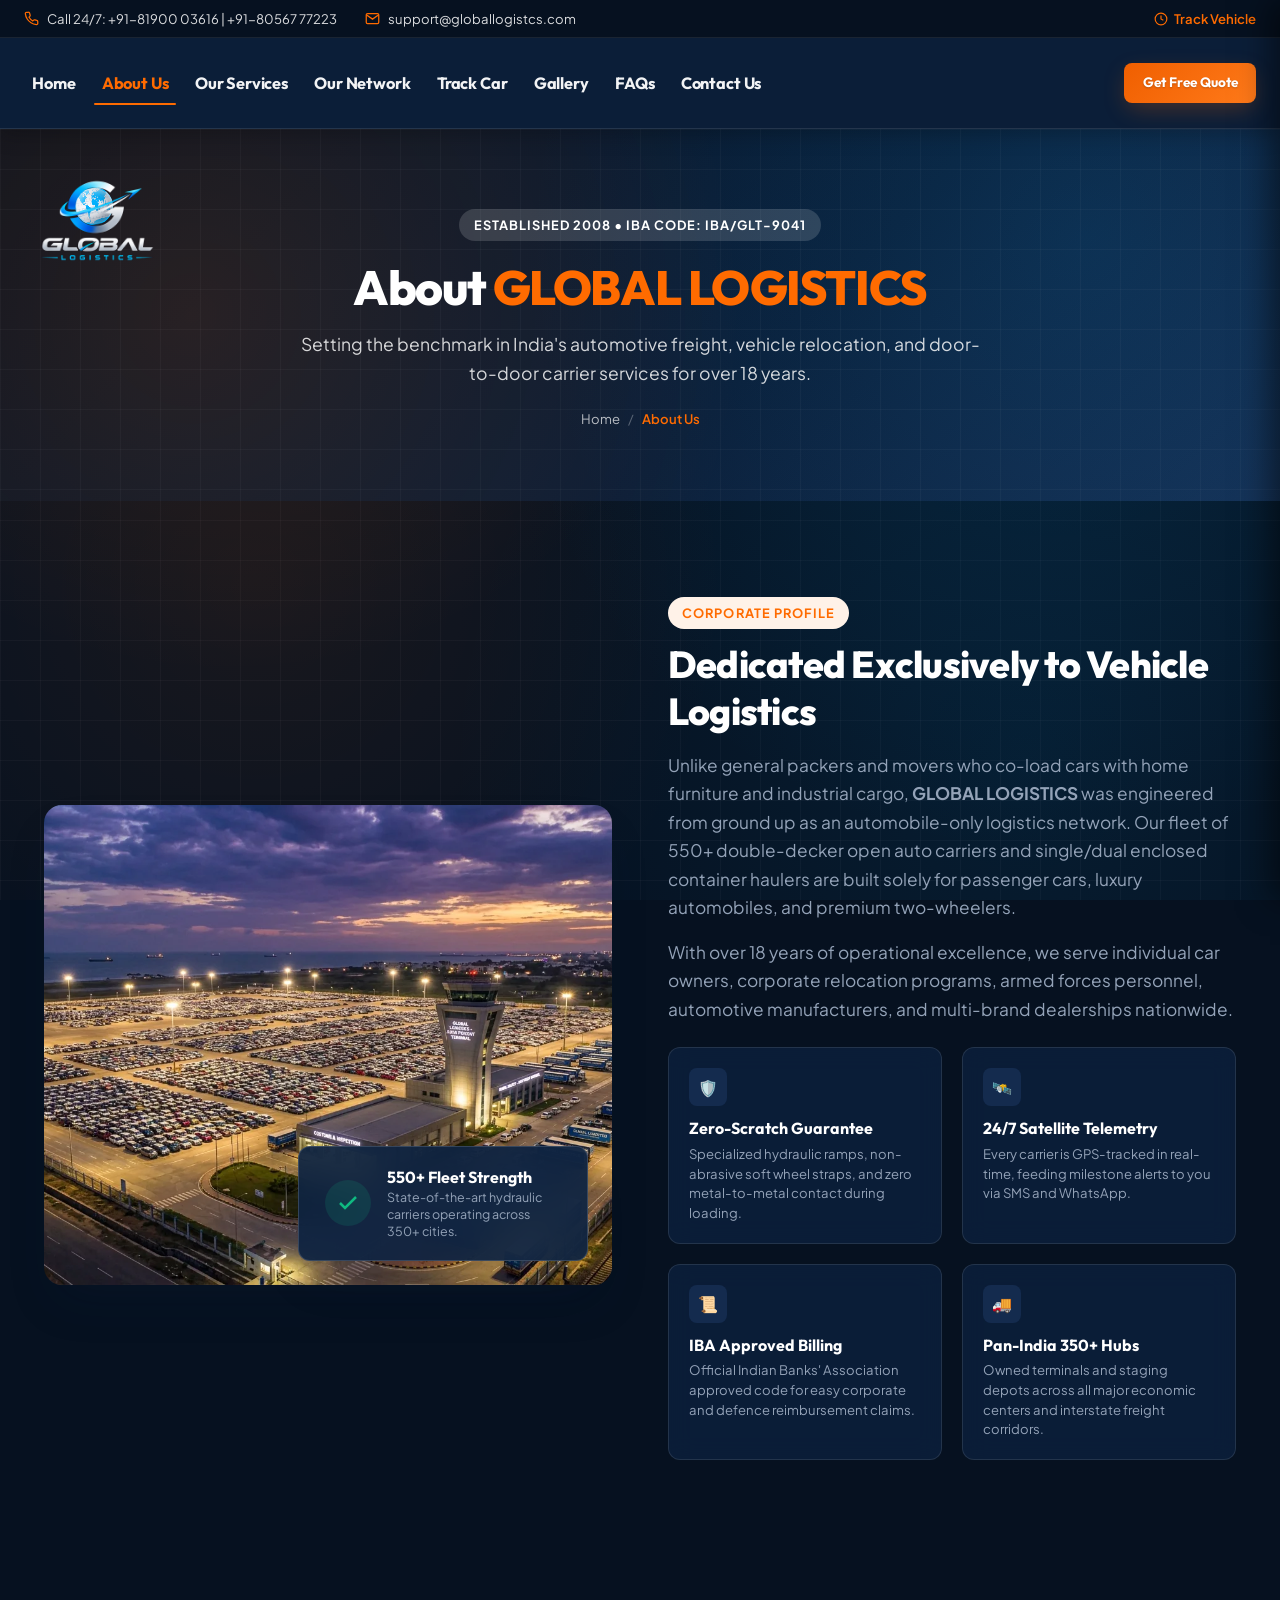
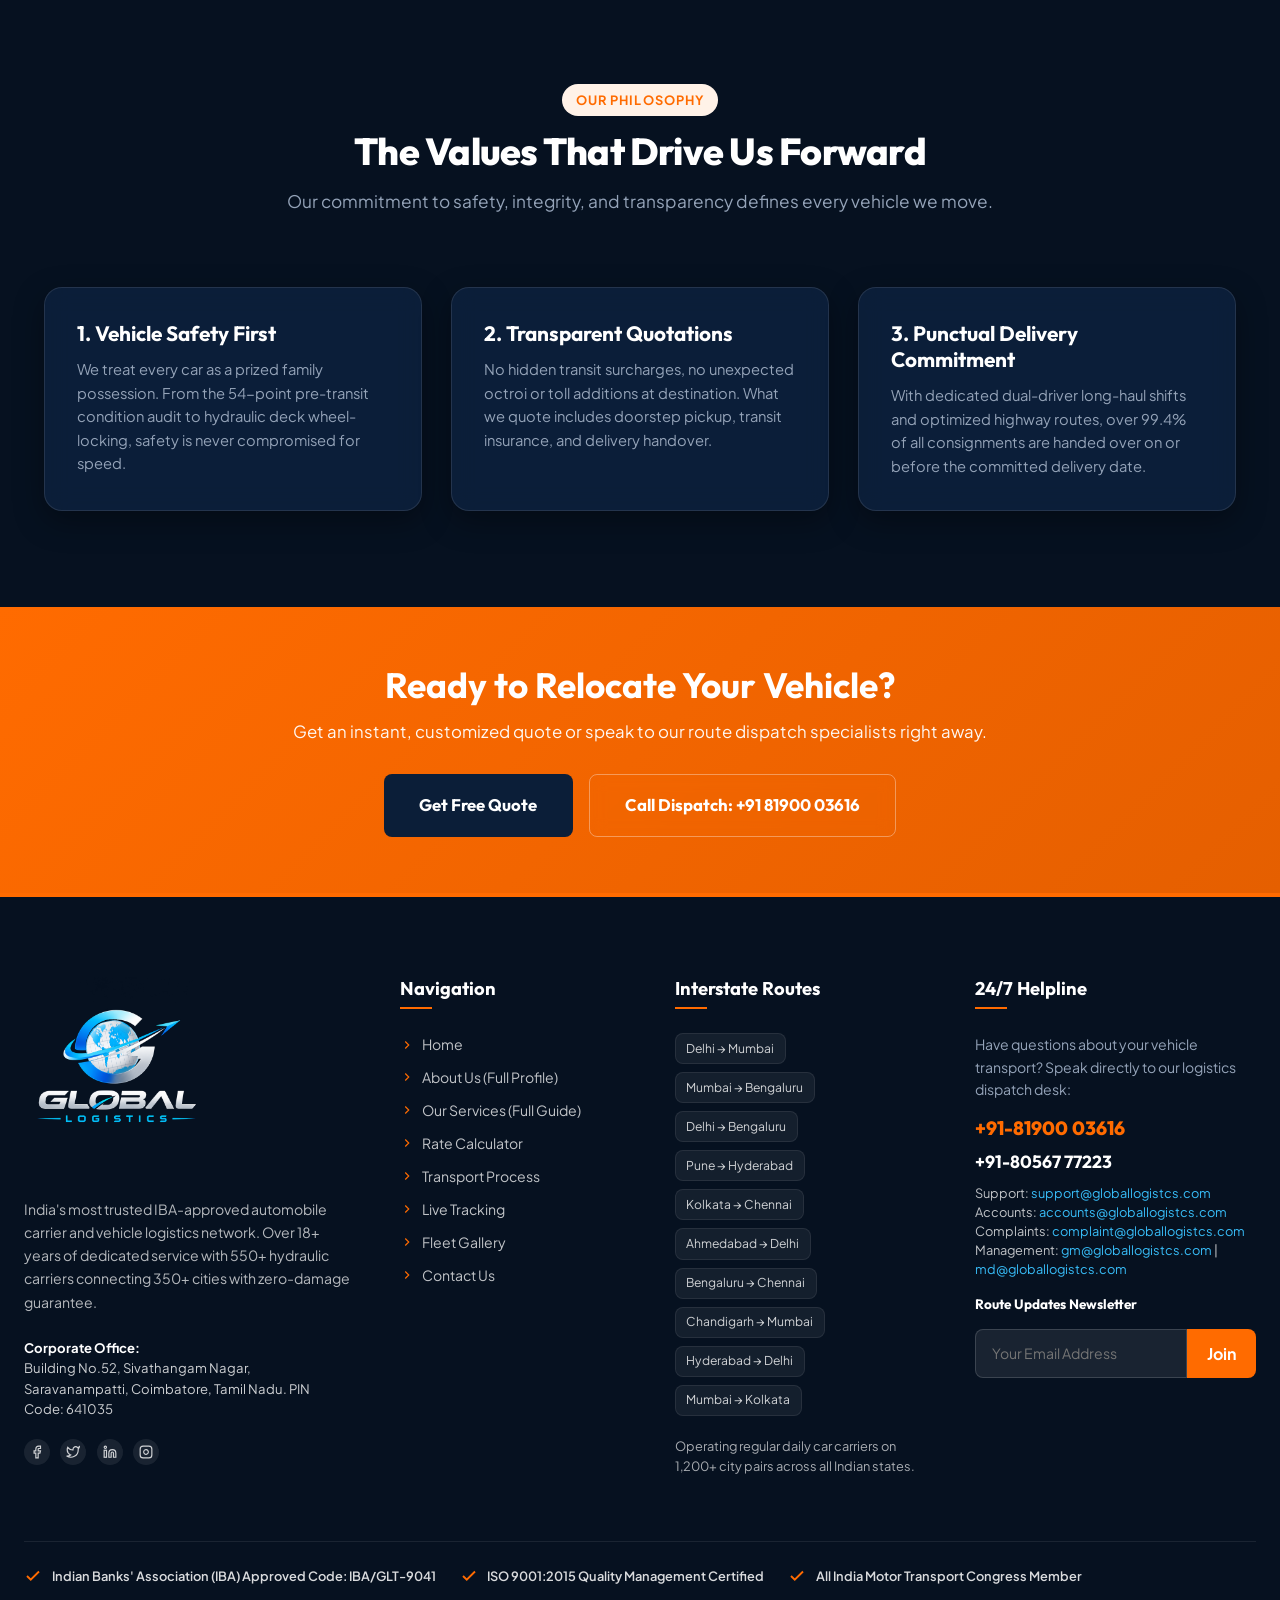
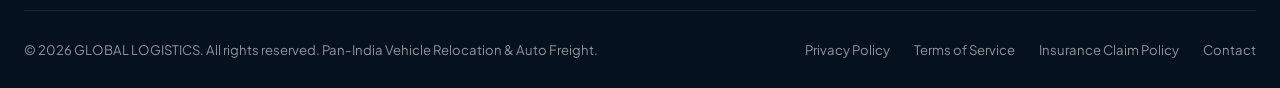
<file: about.html>
<!DOCTYPE html>
<html lang="en">

<head>
  <meta charset="UTF-8">
  <meta http-equiv="X-UA-Compatible" content="IE=edge">
  <meta name="viewport" content="width=device-width, initial-scale=1.0">
  <title>About Us | GLOBAL LOGISTICS - India's Premier Car Transportation Company</title>
  <meta name="description"
    content="Learn about GLOBAL LOGISTICS, India's leading IBA-approved vehicle relocation and car carrier company with 18+ years of excellence, 550+ carriers, and nationwide network across 350+ cities.">
  <meta name="keywords"
    content="about global logistics, car transportation company india, IBA approved car carrier, vehicle relocation history, automobile transport fleet">
  <meta name="author" content="GLOBAL LOGISTICS">
  <meta name="robots" content="index, follow">
  <link rel="canonical" href="https://globallogistcs.com/about.html">

  <!-- Open Graph / Facebook -->
  <meta property="og:type" content="website">
  <meta property="og:url" content="https://globallogistcs.com/about.html">
  <meta property="og:title" content="About Us | GLOBAL LOGISTICS - India's Premier Car Transportation Company">
  <meta property="og:description"
    content="Discover our 18+ years journey in specialized automotive freight, 550+ modern hydraulic carriers, and nationwide network.">
  <meta property="og:image" content="assets/images/terminal-hub.jpg">

  <!-- Twitter Card -->
  <meta name="twitter:card" content="summary_large_image">
  <meta name="twitter:title" content="About Us | GLOBAL LOGISTICS">
  <meta name="twitter:description"
    content="India's leading IBA-approved vehicle relocation company with 550+ carriers across 350+ cities.">
  <meta name="twitter:image" content="assets/images/terminal-hub.jpg">

  <!-- Favicon -->
  <link rel="icon" type="image/png" href="assets/images/logo-emblem.png">

  <!-- Fonts & Stylesheet -->
  <link rel="preconnect" href="https://fonts.googleapis.com">
  <link rel="preconnect" href="https://fonts.gstatic.com" crossorigin>
  <link
    href="https://fonts.googleapis.com/css2?family=Outfit:wght@400;500;600;700;800;900&family=Plus+Jakarta+Sans:wght@400;500;600;700&display=swap"
    rel="stylesheet">
  <link rel="stylesheet" href="assets/css/style.css?v=3.4">

  <!-- Schema.org Structured Data -->
  <script type="application/ld+json">
  {
    "@context": "https://schema.org",
    "@type": "AboutPage",
    "mainEntity": {
      "@type": "AutoTransportService",
      "name": "GLOBAL LOGISTICS",
      "foundingDate": "2008",
      "description": "India's premier vehicle relocation and car carrier logistics enterprise with 550+ hydraulic carriers.",
      "url": "https://globallogistcs.com",
      "logo": "https://globallogistcs.com/assets/images/Logo-transparent.png",
      "telephone": ["+91-81900-03616", "+91-80567-77223"],
      "email": "support@globallogistcs.com",
      "address": {
        "@type": "PostalAddress",
        "streetAddress": "Building No.52, Sivathangam Nagar, Saravanampatti",
        "addressLocality": "Coimbatore",
        "addressRegion": "Tamil Nadu",
        "postalCode": "641035",
        "addressCountry": "IN"
      }
    },
    "breadcrumb": {
      "@type": "BreadcrumbList",
      "itemListElement": [
        {
          "@type": "ListItem",
          "position": 1,
          "name": "Home",
          "item": "https://globallogistcs.com/"
        },
        {
          "@type": "ListItem",
          "position": 2,
          "name": "About Us",
          "item": "https://globallogistcs.com/about.html"
        }
      ]
    }
  }
  </script>
</head>

<body>

  <!-- Top Info Bar -->
  <div class="topbar">
    <div class="container container-wide">
      <div class="topbar-inner">
        <div class="topbar-left">
          <div class="topbar-item">
            <svg width="15" height="15" viewBox="0 0 24 24" fill="none" stroke="currentColor" stroke-width="2">
              <path
                d="M22 16.92v3a2 2 0 0 1-2.18 2 19.79 19.79 0 0 1-8.63-3.07 19.5 19.5 0 0 1-6-6 19.79 19.79 0 0 1-3.07-8.67A2 2 0 0 1 4.11 2h3a2 2 0 0 1 2 1.72 12.84 12.84 0 0 0 .7 2.81 2 2 0 0 1-.45 2.11L8.09 9.91a16 16 0 0 0 6 6l1.27-1.27a2 2 0 0 1 2.11-.45 12.84 12.84 0 0 0 2.81.7A2 2 0 0 1 22 16.92z" />
            </svg>
            <span>Call 24/7: <a href="tel:+918190003616">+91-81900 03616</a> | <a href="tel:+918056777223">+91-80567
                77223</a></span>
          </div>
          <div class="topbar-item">
            <svg width="15" height="15" viewBox="0 0 24 24" fill="none" stroke="currentColor" stroke-width="2">
              <path d="M4 4h16c1.1 0 2 .9 2 2v12c0 1.1-.9 2-2 2H4c-1.1 0-2-.9-2-2V6c0-1.1.9-2 2-2z" />
              <polyline points="22,6 12,13 2,6" />
            </svg>
            <a href="mailto:support@globallogistcs.com">support@globallogistcs.com</a>
          </div>
        </div>
        <div class="topbar-right">
          <a href="index.html#tracking-section" class="topbar-track-btn">
            <svg width="14" height="14" viewBox="0 0 24 24" fill="none" stroke="currentColor" stroke-width="2">
              <circle cx="12" cy="12" r="10" />
              <polyline points="12 6 12 12 16 14" />
            </svg>
            <span>Track Vehicle</span>
          </a>
        </div>
      </div>
    </div>
  </div>

  <!-- Navbar -->
  <header class="navbar-main">
    <div class="container container-wide">
      <div class="navbar-inner">
        <a href="index.html" class="brand-logo" aria-label="Global Logistics Homepage">
          <span class="brand-logo-animated">
            <span class="logo-globe-spin" aria-hidden="true"></span>
            <img src="assets/images/logo-frame.png" alt="Global Logistics – Reliable Car Transportation" class="brand-logo-img">
          </span>
        </a>

        <nav class="nav-menu" aria-label="Main Navigation">
          <a href="index.html" class="nav-link">Home</a>
          <a href="about.html" class="nav-link active">About Us</a>
          <a href="services.html" class="nav-link">Our Services</a>
          <a href="index.html#network" class="nav-link">Our Network</a>
          <a href="index.html#tracking-section" class="nav-link">Track Car</a>
          <a href="index.html#gallery" class="nav-link">Gallery</a>
          <a href="index.html#faqs" class="nav-link">FAQs</a>
          <a href="index.html#quote-section" class="nav-link">Contact Us</a>
        </nav>

        <div class="navbar-actions">
          <a href="index.html#quote-section" class="btn btn-primary btn-sm">Get Free Quote</a>
          <button class="mobile-toggle" id="mobileToggle" aria-label="Toggle mobile menu">
            <svg width="22" height="22" viewBox="0 0 24 24" fill="none" stroke="currentColor" stroke-width="2">
              <line x1="3" y1="12" x2="21" y2="12" />
              <line x1="3" y1="6" x2="21" y2="6" />
              <line x1="3" y1="18" x2="21" y2="18" />
            </svg>
          </button>
        </div>
      </div>
    </div>
  </header>

  <!-- Mobile Drawer -->
  <div class="drawer-overlay" id="drawerOverlay"></div>
  <aside class="mobile-drawer" id="mobileDrawer" aria-label="Mobile Navigation">
    <div class="drawer-header">
      <span class="brand-name">GLOBAL <span>LOGISTICS</span></span>
      <button class="drawer-close" id="drawerClose" aria-label="Close navigation">&times;</button>
    </div>
    <nav class="drawer-nav">
      <a href="index.html">Home</a>
      <a href="about.html" class="active">About Us</a>
      <a href="services.html">Our Services</a>
      <a href="index.html#network">Our Network</a>
      <a href="index.html#tracking-section">Track Car</a>
      <a href="index.html#gallery">Gallery</a>
      <a href="index.html#faqs">FAQs</a>
      <a href="index.html#quote-section">Contact Us</a>
    </nav>
  </aside>

  <!-- Page Banner -->
  <section class="page-banner">
    <div class="container">
      <div class="badge-tag badge-light" style="margin-bottom: 1rem;">Established 2008 &bull; IBA Code: IBA/GLT-9041
      </div>
      <h1>About <span>GLOBAL LOGISTICS</span></h1>
      <p>Setting the benchmark in India's automotive freight, vehicle relocation, and door-to-door carrier services for
        over 18 years.</p>
      <nav class="page-banner-breadcrumb" aria-label="Breadcrumb">
        <a href="index.html">Home</a>
        <span class="sep">/</span>
        <span class="current">About Us</span>
      </nav>
    </div>
  </section>

  <!-- Main Content -->
  <section class="section-pad">
    <div class="container">
      <div class="about-grid">
        <div class="about-visual">
          <picture>
            <source srcset="assets/images/terminal-hub.webp" type="image/webp">
            <img src="assets/images/terminal-hub.jpg" alt="GLOBAL LOGISTICS Hub" class="about-image-main" loading="lazy"
              decoding="async" width="1376" height="768">
          </picture>
          <div class="about-floating-card">
            <div class="icon-box">
              <svg width="24" height="24" viewBox="0 0 24 24" fill="none" stroke="currentColor" stroke-width="2.5">
                <polyline points="20 6 9 17 4 12" />
              </svg>
            </div>
            <div>
              <h4>550+ Fleet Strength</h4>
              <p>State-of-the-art hydraulic carriers operating across 350+ cities.</p>
            </div>
          </div>
        </div>

        <div class="about-content">
          <div class="badge-tag">Corporate Profile</div>
          <h2 class="section-title">Dedicated Exclusively to Vehicle Logistics</h2>
          <p class="section-desc" style="margin-bottom: 1rem;">
            Unlike general packers and movers who co-load cars with home furniture and industrial cargo, <strong>GLOBAL
              LOGISTICS</strong> was engineered from ground up as an automobile-only logistics network. Our fleet of
            550+ double-decker open auto carriers and single/dual enclosed container haulers are built solely for
            passenger cars, luxury automobiles, and premium two-wheelers.
          </p>
          <p class="section-desc">
            With over 18 years of operational excellence, we serve individual car owners, corporate relocation programs,
            armed forces personnel, automotive manufacturers, and multi-brand dealerships nationwide.
          </p>

          <div class="about-highlights" style="margin-top: 1.5rem;">
            <div class="strength-card">
              <div class="strength-icon">🛡️</div>
              <h4>Zero-Scratch Guarantee</h4>
              <p>Specialized hydraulic ramps, non-abrasive soft wheel straps, and zero metal-to-metal contact during
                loading.</p>
            </div>
            <div class="strength-card">
              <div class="strength-icon">🛰️</div>
              <h4>24/7 Satellite Telemetry</h4>
              <p>Every carrier is GPS-tracked in real-time, feeding milestone alerts to you via SMS and WhatsApp.</p>
            </div>
            <div class="strength-card">
              <div class="strength-icon">📜</div>
              <h4>IBA Approved Billing</h4>
              <p>Official Indian Banks' Association approved code for easy corporate and defence reimbursement claims.
              </p>
            </div>
            <div class="strength-card">
              <div class="strength-icon">🚚</div>
              <h4>Pan-India 350+ Hubs</h4>
              <p>Owned terminals and staging depots across all major economic centers and interstate freight corridors.
              </p>
            </div>
          </div>
        </div>
      </div>
    </div>
  </section>

  <!-- Leadership & Core Values -->
  <section class="section-pad">
    <div class="container">
      <div class="section-head">
        <div class="badge-tag">Our Philosophy</div>
        <h2 class="section-title">The Values That Drive Us Forward</h2>
        <p class="section-desc">Our commitment to safety, integrity, and transparency defines every vehicle we move.</p>
      </div>

      <div class="services-grid" style="grid-template-columns: repeat(auto-fit, minmax(280px, 1fr));">
        <div class="service-card" style="padding: 2rem;">
          <h3 style="font-size: 1.3rem; margin-bottom: 0.75rem; color: #FFFFFF;">1. Vehicle Safety First
          </h3>
          <p style="font-size: 0.92rem; color: var(--color-text-muted); line-height: 1.6;">
            We treat every car as a prized family possession. From the 54-point pre-transit condition audit to hydraulic
            deck wheel-locking, safety is never compromised for speed.
          </p>
        </div>
        <div class="service-card" style="padding: 2rem;">
          <h3 style="font-size: 1.3rem; margin-bottom: 0.75rem; color: #FFFFFF;">2. Transparent Quotations
          </h3>
          <p style="font-size: 0.92rem; color: var(--color-text-muted); line-height: 1.6;">
            No hidden transit surcharges, no unexpected octroi or toll additions at destination. What we quote includes
            doorstep pickup, transit insurance, and delivery handover.
          </p>
        </div>
        <div class="service-card" style="padding: 2rem;">
          <h3 style="font-size: 1.3rem; margin-bottom: 0.75rem; color: #FFFFFF;">3. Punctual Delivery
            Commitment</h3>
          <p style="font-size: 0.92rem; color: var(--color-text-muted); line-height: 1.6;">
            With dedicated dual-driver long-haul shifts and optimized highway routes, over 99.4% of all consignments are
            handed over on or before the committed delivery date.
          </p>
        </div>
      </div>
    </div>
  </section>

  <!-- CTA Banner -->
  <section
    style="background: linear-gradient(135deg, var(--color-accent) 0%, #E55F00 100%); color: #FFFFFF; padding: 3.5rem 0; text-align: center;">
    <div class="container">
      <h2 style="font-size: 2.2rem; color: #FFFFFF; margin-bottom: 0.75rem;">Ready to Relocate Your Vehicle?</h2>
      <p style="font-size: 1.05rem; margin-bottom: 1.75rem; color: rgba(255, 255, 255, 0.95);">
        Get an instant, customized quote or speak to our route dispatch specialists right away.
      </p>
      <div style="display: flex; gap: 1rem; justify-content: center; flex-wrap: wrap;">
        <a href="index.html#quote-section" class="btn btn-navy btn-lg">Get Free Quote</a>
        <a href="tel:+918190003616" class="btn btn-outline-white btn-lg">Call Dispatch: +91 81900 03616</a>
      </div>
    </div>
  </section>

  <!-- Footer -->
  <footer class="footer-main" id="footer">
    <div class="container container-wide">
      
      <div class="footer-grid">
        
        <!-- Col 1: Brand & Bio -->
        <div class="footer-col footer-brand">
          <a href="index.html" class="brand-logo footer-brand-logo">
            <span class="brand-logo-animated">
              <span class="logo-globe-spin" aria-hidden="true"></span>
              <img src="assets/images/logo-frame.png" alt="Global Logistics" class="footer-logo-img">
            </span>
          </a>

          <p>
            India's most trusted IBA-approved automobile carrier and vehicle logistics network. Over 18+ years of dedicated service with 550+ hydraulic carriers connecting 350+ cities with zero-damage guarantee.
          </p>

          <p style="margin: 0.85rem 0 1.25rem; font-size: 0.82rem; color: rgba(255, 255, 255, 0.8); line-height: 1.55;">
            <strong style="color: #FFFFFF;">Corporate Office:</strong><br>
            Building No.52, Sivathangam Nagar, Saravanampatti, Coimbatore, Tamil Nadu. PIN Code: 641035
          </p>

          <div class="topbar-social">
            <a href="#footer" aria-label="Facebook"><svg width="14" height="14" viewBox="0 0 24 24" fill="none" stroke="currentColor" stroke-width="2"><path d="M18 2h-3a5 5 0 0 0-5 5v3H7v4h3v8h4v-8h3l1-4h-4V7a1 1 0 0 1 1-1h3z"/></svg></a>
            <a href="#footer" aria-label="Twitter"><svg width="14" height="14" viewBox="0 0 24 24" fill="none" stroke="currentColor" stroke-width="2"><path d="M23 3a10.9 10.9 0 0 1-3.14 1.53 4.48 4.48 0 0 0-7.86 3v1A10.66 10.66 0 0 1 3 4s-4 9 5 13a11.64 11.64 0 0 1-7 2c9 5 20 0 20-11.5a4.5 4.5 0 0 0-.08-.83A7.72 7.72 0 0 0 23 3z"/></svg></a>
            <a href="#footer" aria-label="LinkedIn"><svg width="14" height="14" viewBox="0 0 24 24" fill="none" stroke="currentColor" stroke-width="2"><path d="M16 8a6 6 0 0 1 6 6v7h-4v-7a2 2 0 0 0-2-2 2 2 0 0 0-2 2v7h-4v-7a6 6 0 0 1 6-6z"/><rect x="2" y="9" width="4" height="12"/><circle cx="4" cy="4" r="2"/></svg></a>
            <a href="#footer" aria-label="Instagram"><svg width="14" height="14" viewBox="0 0 24 24" fill="none" stroke="currentColor" stroke-width="2"><rect x="2" y="2" width="20" height="20" rx="5" ry="5"/><path d="M16 11.37A4 4 0 1 1 12.63 8 4 4 0 0 1 16 11.37z"/><line x1="17.5" y1="6.5" x2="17.51" y2="6.5"/></svg></a>
          </div>
        </div>

        <!-- Col 2: Quick Links -->
        <div class="footer-col">
          <h4>Navigation</h4>
          <ul class="footer-links-list">
            <li class="footer-link-item"><a href="index.html"><svg viewBox="0 0 24 24" fill="none" stroke="currentColor" stroke-width="2"><polyline points="9 18 15 12 9 6"/></svg> Home</a></li>
            <li class="footer-link-item"><a href="about.html"><svg viewBox="0 0 24 24" fill="none" stroke="currentColor" stroke-width="2"><polyline points="9 18 15 12 9 6"/></svg> About Us (Full Profile)</a></li>
            <li class="footer-link-item"><a href="services.html"><svg viewBox="0 0 24 24" fill="none" stroke="currentColor" stroke-width="2"><polyline points="9 18 15 12 9 6"/></svg> Our Services (Full Guide)</a></li>
            <li class="footer-link-item"><a href="index.html#calculator"><svg viewBox="0 0 24 24" fill="none" stroke="currentColor" stroke-width="2"><polyline points="9 18 15 12 9 6"/></svg> Rate Calculator</a></li>
            <li class="footer-link-item"><a href="index.html#process"><svg viewBox="0 0 24 24" fill="none" stroke="currentColor" stroke-width="2"><polyline points="9 18 15 12 9 6"/></svg> Transport Process</a></li>
            <li class="footer-link-item"><a href="index.html#tracking-section"><svg viewBox="0 0 24 24" fill="none" stroke="currentColor" stroke-width="2"><polyline points="9 18 15 12 9 6"/></svg> Live Tracking</a></li>
            <li class="footer-link-item"><a href="index.html#gallery"><svg viewBox="0 0 24 24" fill="none" stroke="currentColor" stroke-width="2"><polyline points="9 18 15 12 9 6"/></svg> Fleet Gallery</a></li>
            <li class="footer-link-item"><a href="index.html#quote-section"><svg viewBox="0 0 24 24" fill="none" stroke="currentColor" stroke-width="2"><polyline points="9 18 15 12 9 6"/></svg> Contact Us</a></li>
          </ul>
        </div>

        <!-- Col 3: Popular Routes -->
        <div class="footer-col">
          <h4>Interstate Routes</h4>
          <div class="footer-routes-chips">
            <a href="index.html#quote-section" class="route-chip-link">Delhi &rarr; Mumbai</a>
            <a href="index.html#quote-section" class="route-chip-link">Mumbai &rarr; Bengaluru</a>
            <a href="index.html#quote-section" class="route-chip-link">Delhi &rarr; Bengaluru</a>
            <a href="index.html#quote-section" class="route-chip-link">Pune &rarr; Hyderabad</a>
            <a href="index.html#quote-section" class="route-chip-link">Kolkata &rarr; Chennai</a>
            <a href="index.html#quote-section" class="route-chip-link">Ahmedabad &rarr; Delhi</a>
            <a href="index.html#quote-section" class="route-chip-link">Bengaluru &rarr; Chennai</a>
            <a href="index.html#quote-section" class="route-chip-link">Chandigarh &rarr; Mumbai</a>
            <a href="index.html#quote-section" class="route-chip-link">Hyderabad &rarr; Delhi</a>
            <a href="index.html#quote-section" class="route-chip-link">Mumbai &rarr; Kolkata</a>
          </div>
          <div style="margin-top: 1.25rem;">
            <p style="font-size: 0.8rem; color: rgba(255, 255, 255, 0.65);">
              Operating regular daily car carriers on 1,200+ city pairs across all Indian states.
            </p>
          </div>
        </div>

        <!-- Col 4: Dispatch Newsletter & Helpline -->
        <div class="footer-col">
          <h4>24/7 Helpline</h4>
          <p style="font-size: 0.88rem; margin-bottom: 0.75rem;">
            Have questions about your vehicle transport? Speak directly to our logistics dispatch desk:
          </p>
          <div style="font-family: var(--font-heading); font-size: 1.2rem; font-weight: 800; color: var(--color-accent); margin-bottom: 0.25rem;">
            <a href="tel:+918190003616" style="color: var(--color-accent);">+91-81900 03616</a>
          </div>
          <div style="font-family: var(--font-heading); font-size: 1.1rem; font-weight: 700; color: #FFFFFF; margin-bottom: 0.5rem;">
            <a href="tel:+918056777223" style="color: #FFFFFF;">+91-80567 77223</a>
          </div>
          <div style="font-size: 0.8rem; color: rgba(255, 255, 255, 0.75); margin-bottom: 1rem; line-height: 1.5;">
            <div>Support: <a href="mailto:support@globallogistcs.com" style="color: #38BDF8;">support@globallogistcs.com</a></div>
            <div>Accounts: <a href="mailto:accounts@globallogistcs.com" style="color: #38BDF8;">accounts@globallogistcs.com</a></div>
            <div>Complaints: <a href="mailto:complaint@globallogistcs.com" style="color: #38BDF8;">complaint@globallogistcs.com</a></div>
            <div>Management: <a href="mailto:gm@globallogistcs.com" style="color: #38BDF8;">gm@globallogistcs.com</a> | <a href="mailto:md@globallogistcs.com" style="color: #38BDF8;">md@globallogistcs.com</a></div>
          </div>

          <h5 style="color: #FFFFFF; font-size: 0.85rem; margin-bottom: 0.5rem;">Route Updates Newsletter</h5>
          <form class="footer-newsletter-form" onsubmit="event.preventDefault(); var e=this.querySelector('input[type=email]').value; window.location.href='mailto:support@globallogistcs.com?subject=Route%20Updates%20Newsletter%20Subscription&body=Please%20subscribe%20me%20to%20Route%20Updates%20Newsletter.%0A%0AEmail%3A%20'+encodeURIComponent(e);">
            <input type="email" class="footer-newsletter-input" placeholder="Your Email Address" required>
            <button type="submit" class="footer-newsletter-btn">Join</button>
          </form>
        </div>

      </div>

      <!-- Certifications Banner Row -->
      <div class="footer-cert-row">
        <div class="cert-item">
          <svg width="18" height="18" viewBox="0 0 24 24" fill="none" stroke="currentColor" stroke-width="2.5"><polyline points="20 6 9 17 4 12"/></svg>
          <span>Indian Banks' Association (IBA) Approved Code: IBA/GLT-9041</span>
        </div>
        <div class="cert-item">
          <svg width="18" height="18" viewBox="0 0 24 24" fill="none" stroke="currentColor" stroke-width="2.5"><polyline points="20 6 9 17 4 12"/></svg>
          <span>ISO 9001:2015 Quality Management Certified</span>
        </div>
        <div class="cert-item">
          <svg width="18" height="18" viewBox="0 0 24 24" fill="none" stroke="currentColor" stroke-width="2.5"><polyline points="20 6 9 17 4 12"/></svg>
          <span>All India Motor Transport Congress Member</span>
        </div>
      </div>

      <!-- Bottom Bar -->
      <div class="footer-bottom">
        <div>
          &copy; 2026 GLOBAL LOGISTICS. All rights reserved. Pan-India Vehicle Relocation &amp; Auto Freight.
        </div>
        <div class="footer-bottom-links">
          <a href="about.html">Privacy Policy</a>
          <a href="about.html">Terms of Service</a>
          <a href="services.html">Insurance Claim Policy</a>
          <a href="index.html#quote-section">Contact</a>
        </div>
      </div>

    </div>
  </footer>

  <script src="assets/js/main.js"></script>
</body>

</html>
</file>
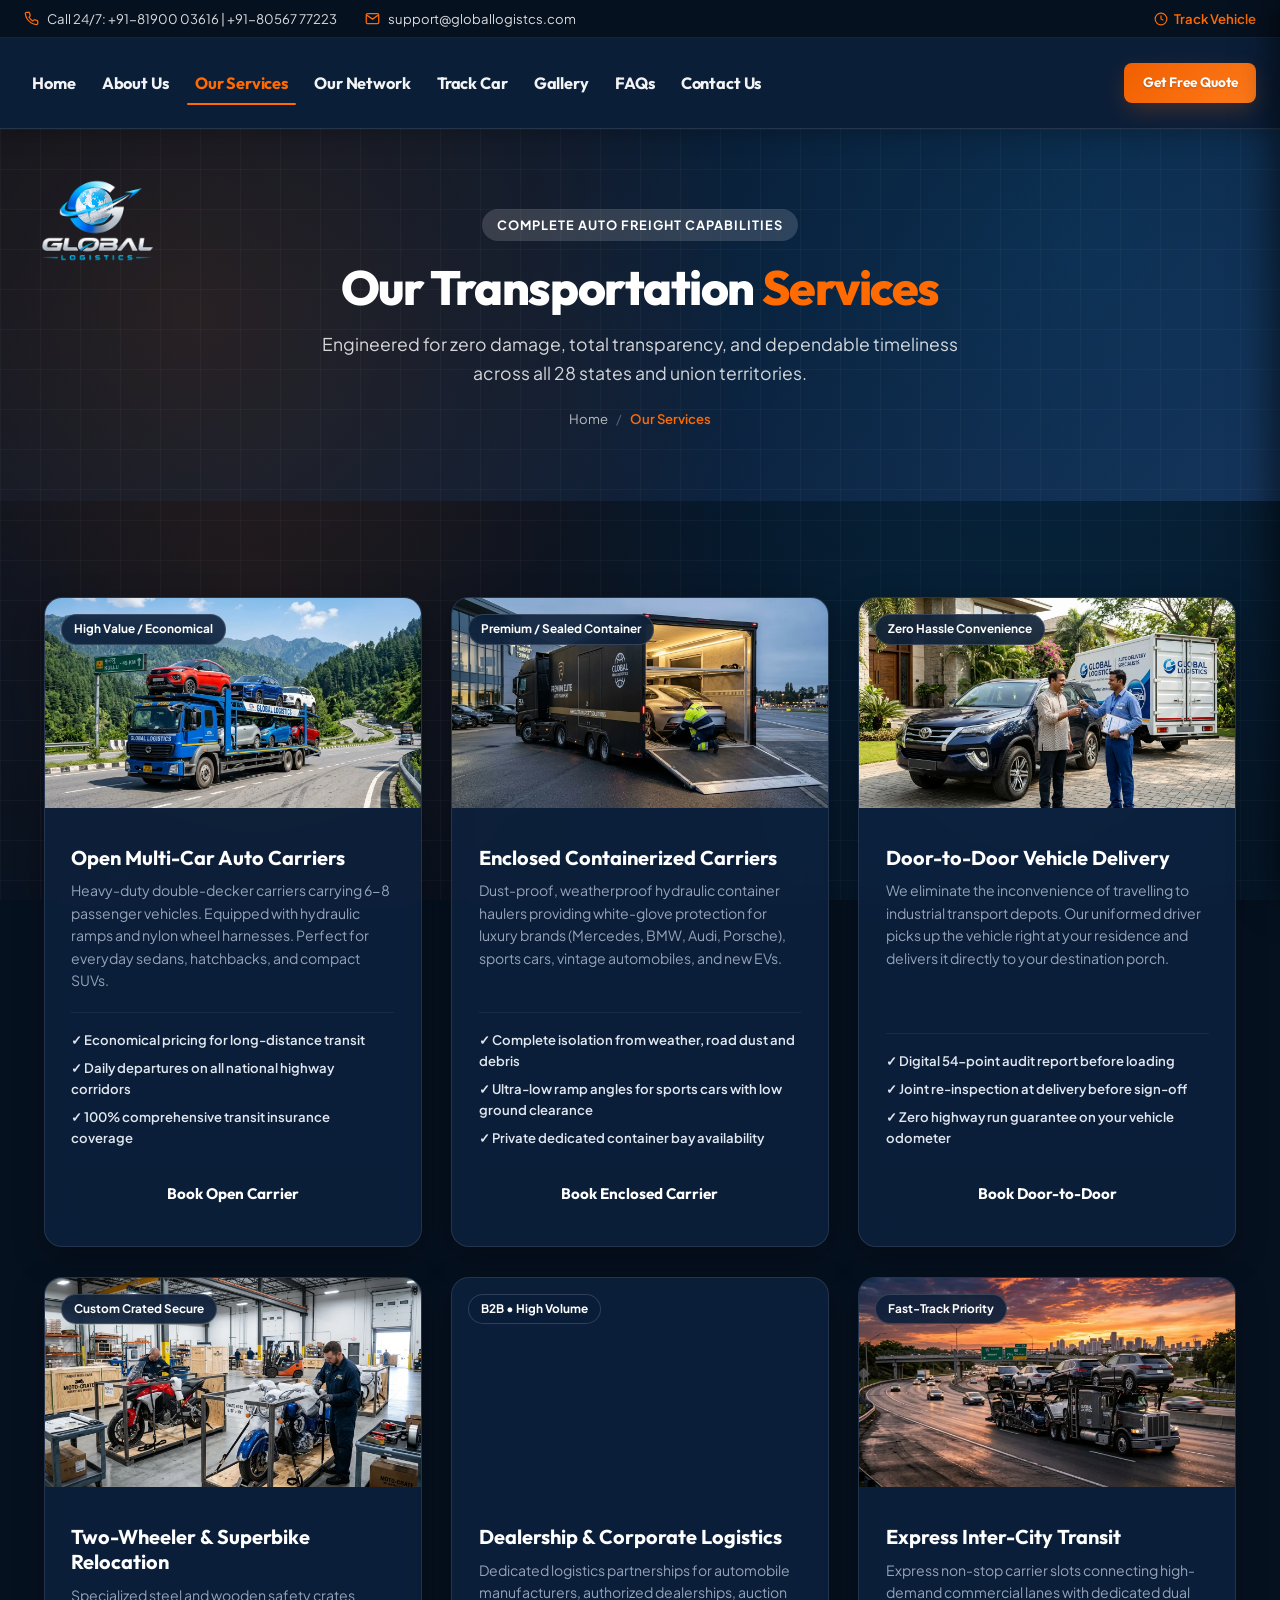
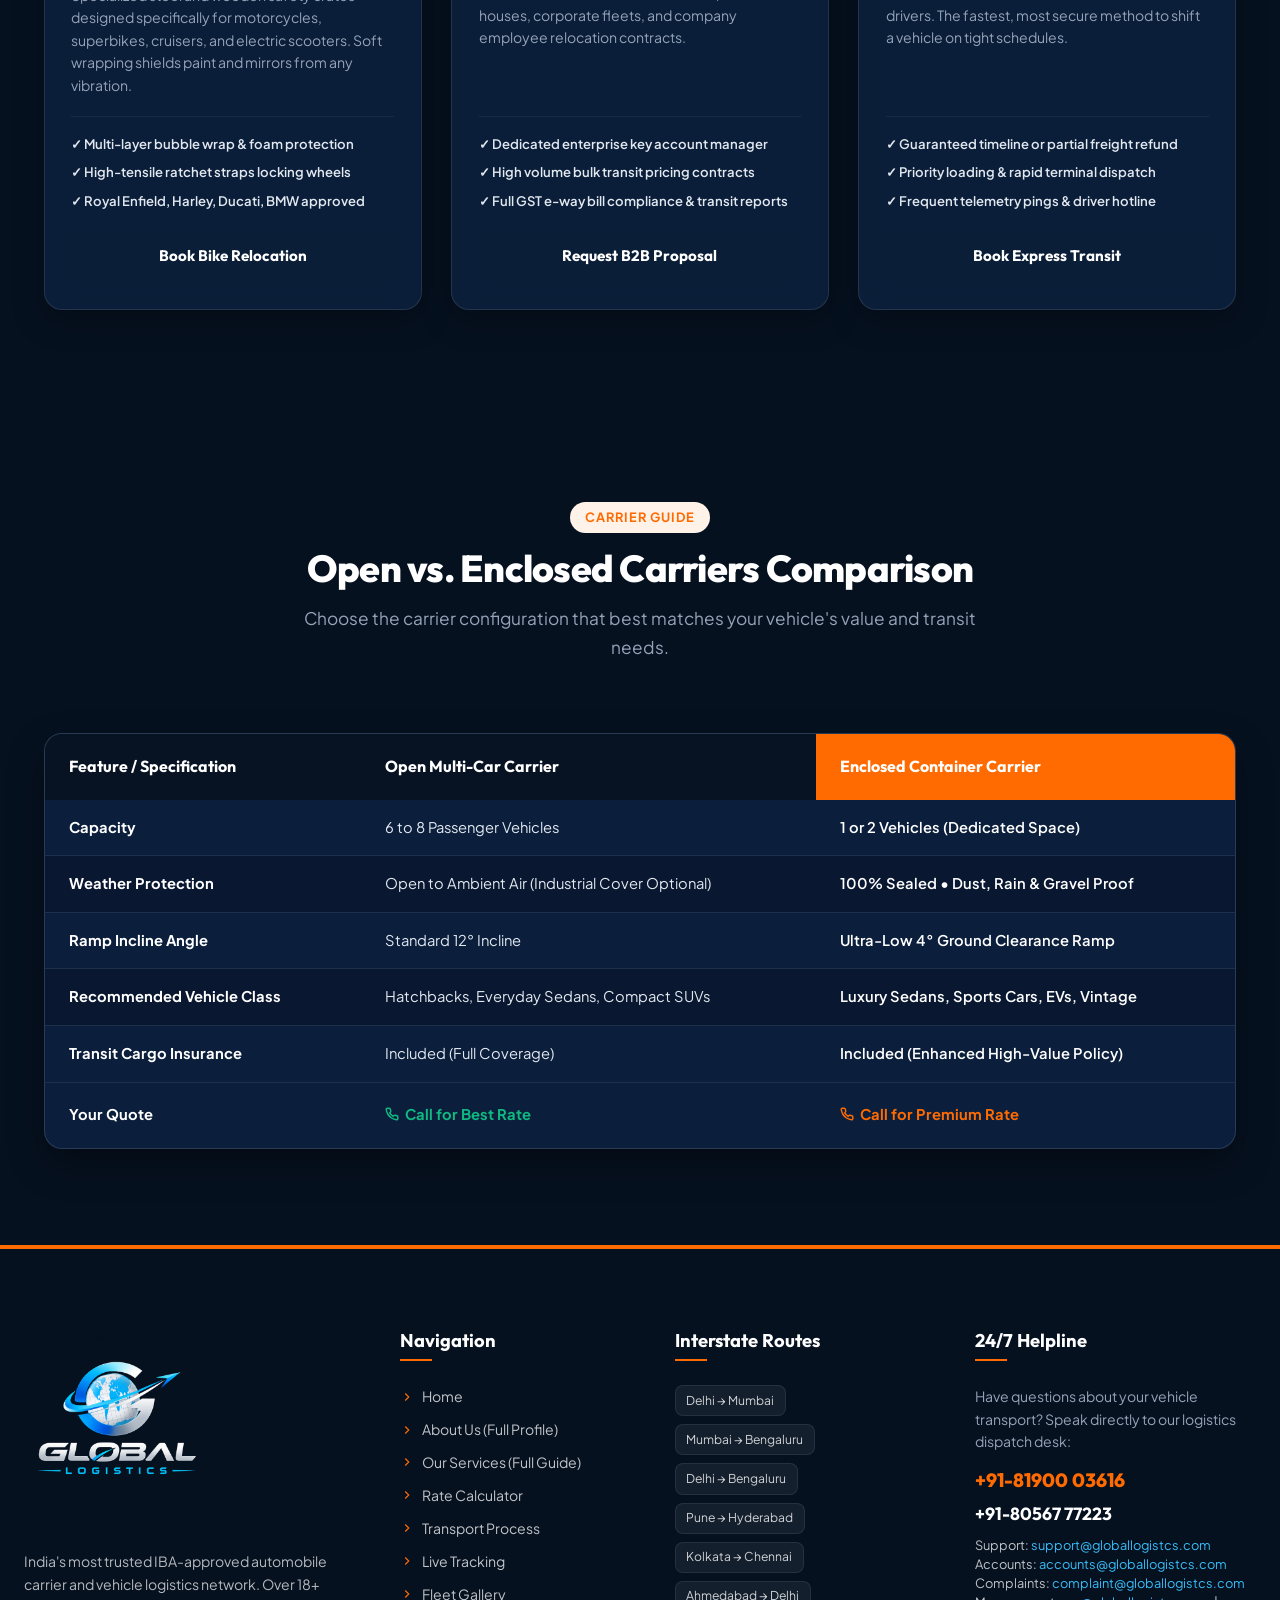
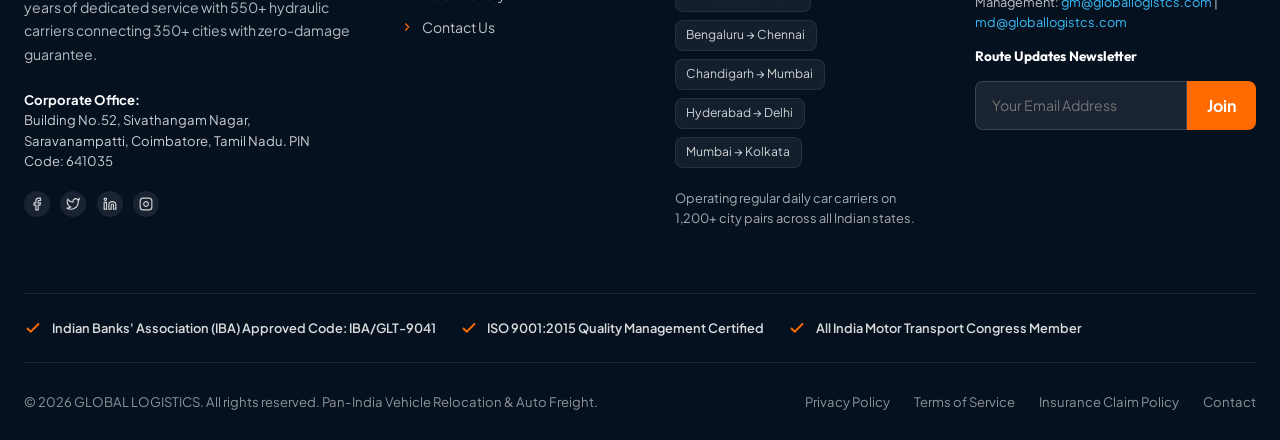
<file: services.html>
<!DOCTYPE html>
<html lang="en">
<head>
  <meta charset="UTF-8">
  <meta http-equiv="X-UA-Compatible" content="IE=edge">
  <meta name="viewport" content="width=device-width, initial-scale=1.0">
  <title>Our Services | GLOBAL LOGISTICS - Car Transportation &amp; Vehicle Relocation</title>
  <meta name="description" content="Explore our specialized vehicle relocation services: Open Multi-Car Carriers, Enclosed Container Carriers, Door-to-Door Delivery, Two-Wheeler Crating, and Corporate Fleet Transport across India.">
  <meta name="keywords" content="car carrier services, enclosed car carrier india, open car transport, door to door vehicle shifting, bike transport service, corporate fleet logistics">
  <meta name="author" content="GLOBAL LOGISTICS">
  <meta name="robots" content="index, follow">
  <link rel="canonical" href="https://globallogistcs.com/services.html">

  <!-- Open Graph / Facebook -->
  <meta property="og:type" content="website">
  <meta property="og:url" content="https://globallogistcs.com/services.html">
  <meta property="og:title" content="Our Services | GLOBAL LOGISTICS - Car Transportation &amp; Vehicle Relocation">
  <meta property="og:description" content="Explore our open and enclosed car carriers, door-to-door delivery, bike relocation, and corporate vehicle fleet shipping.">
  <meta property="og:image" content="assets/images/enclosed-carrier.jpg">

  <!-- Twitter Card -->
  <meta name="twitter:card" content="summary_large_image">
  <meta name="twitter:title" content="Our Services | GLOBAL LOGISTICS">
  <meta name="twitter:description" content="Specialized auto freight solutions for personal cars, luxury exotics, bikes, and corporate fleets.">
  <meta name="twitter:image" content="assets/images/enclosed-carrier.jpg">

  <!-- Favicon -->
  <link rel="icon" type="image/png" href="assets/images/logo-emblem.png">

  <!-- Fonts & Stylesheet -->
  <link rel="preconnect" href="https://fonts.googleapis.com">
  <link rel="preconnect" href="https://fonts.gstatic.com" crossorigin>
  <link href="https://fonts.googleapis.com/css2?family=Outfit:wght@400;500;600;700;800;900&family=Plus+Jakarta+Sans:wght@400;500;600;700&display=swap" rel="stylesheet">
  <link rel="stylesheet" href="assets/css/style.css?v=3.4">

  <!-- Schema.org Structured Data -->
  <script type="application/ld+json">
  {
    "@context": "https://schema.org",
    "@type": "Service",
    "serviceType": "Car Transportation and Vehicle Relocation Services",
    "provider": {
      "@type": "AutoTransportService",
      "name": "GLOBAL LOGISTICS",
      "url": "https://globallogistcs.com",
      "telephone": ["+91-81900-03616", "+91-80567-77223"],
      "email": "support@globallogistcs.com",
      "address": {
        "@type": "PostalAddress",
        "streetAddress": "Building No.52, Sivathangam Nagar, Saravanampatti",
        "addressLocality": "Coimbatore",
        "addressRegion": "Tamil Nadu",
        "postalCode": "641035",
        "addressCountry": "IN"
      }
    },
    "areaServed": "India",
    "hasOfferCatalog": {
      "@type": "OfferCatalog",
      "name": "Automotive Freight Options",
      "itemListElement": [
        {
          "@type": "Offer",
          "itemOffered": {
            "@type": "Service",
            "name": "Open Multi-Car Hauler Transport"
          }
        },
        {
          "@type": "Offer",
          "itemOffered": {
            "@type": "Service",
            "name": "Enclosed Containerized Car Carrier"
          }
        },
        {
          "@type": "Offer",
          "itemOffered": {
            "@type": "Service",
            "name": "Door-to-Door Vehicle Handover"
          }
        },
        {
          "@type": "Offer",
          "itemOffered": {
            "@type": "Service",
            "name": "Two-Wheeler & Superbike Relocation"
          }
        }
      ]
    }
  }
  </script>
</head>
<body>

  <!-- Top Info Bar -->
  <div class="topbar">
    <div class="container container-wide">
      <div class="topbar-inner">
        <div class="topbar-left">
          <div class="topbar-item">
            <svg width="15" height="15" viewBox="0 0 24 24" fill="none" stroke="currentColor" stroke-width="2"><path d="M22 16.92v3a2 2 0 0 1-2.18 2 19.79 19.79 0 0 1-8.63-3.07 19.5 19.5 0 0 1-6-6 19.79 19.79 0 0 1-3.07-8.67A2 2 0 0 1 4.11 2h3a2 2 0 0 1 2 1.72 12.84 12.84 0 0 0 .7 2.81 2 2 0 0 1-.45 2.11L8.09 9.91a16 16 0 0 0 6 6l1.27-1.27a2 2 0 0 1 2.11-.45 12.84 12.84 0 0 0 2.81.7A2 2 0 0 1 22 16.92z"/></svg>
            <span>Call 24/7: <a href="tel:+918190003616">+91-81900 03616</a> | <a href="tel:+918056777223">+91-80567 77223</a></span>
          </div>
          <div class="topbar-item">
            <svg width="15" height="15" viewBox="0 0 24 24" fill="none" stroke="currentColor" stroke-width="2"><path d="M4 4h16c1.1 0 2 .9 2 2v12c0 1.1-.9 2-2 2H4c-1.1 0-2-.9-2-2V6c0-1.1.9-2 2-2z"/><polyline points="22,6 12,13 2,6"/></svg>
            <a href="mailto:support@globallogistcs.com">support@globallogistcs.com</a>
          </div>
        </div>
        <div class="topbar-right">
          <a href="index.html#tracking-section" class="topbar-track-btn">
            <svg width="14" height="14" viewBox="0 0 24 24" fill="none" stroke="currentColor" stroke-width="2"><circle cx="12" cy="12" r="10"/><polyline points="12 6 12 12 16 14"/></svg>
            <span>Track Vehicle</span>
          </a>
        </div>
      </div>
    </div>
  </div>

  <!-- Navbar -->
  <header class="navbar-main">
    <div class="container container-wide">
      <div class="navbar-inner">
        <a href="index.html" class="brand-logo" aria-label="Global Logistics Homepage">
          <span class="brand-logo-animated">
            <span class="logo-globe-spin" aria-hidden="true"></span>
            <img src="assets/images/logo-frame.png" alt="Global Logistics – Reliable Car Transportation" class="brand-logo-img">
          </span>
        </a>

        <nav class="nav-menu" aria-label="Main Navigation">
          <a href="index.html" class="nav-link">Home</a>
          <a href="about.html" class="nav-link">About Us</a>
          <a href="services.html" class="nav-link active">Our Services</a>
          <a href="index.html#network" class="nav-link">Our Network</a>
          <a href="index.html#tracking-section" class="nav-link">Track Car</a>
          <a href="index.html#gallery" class="nav-link">Gallery</a>
          <a href="index.html#faqs" class="nav-link">FAQs</a>
          <a href="index.html#quote-section" class="nav-link">Contact Us</a>
        </nav>

        <div class="navbar-actions">
          <a href="index.html#quote-section" class="btn btn-primary btn-sm">Get Free Quote</a>
          <button class="mobile-toggle" id="mobileToggle" aria-label="Toggle mobile menu">
            <svg width="22" height="22" viewBox="0 0 24 24" fill="none" stroke="currentColor" stroke-width="2"><line x1="3" y1="12" x2="21" y2="12"/><line x1="3" y1="6" x2="21" y2="6"/><line x1="3" y1="18" x2="21" y2="18"/></svg>
          </button>
        </div>
      </div>
    </div>
  </header>

  <!-- Mobile Drawer -->
  <div class="drawer-overlay" id="drawerOverlay"></div>
  <aside class="mobile-drawer" id="mobileDrawer" aria-label="Mobile Navigation">
    <div class="drawer-header">
      <span class="brand-name">GLOBAL <span>LOGISTICS</span></span>
      <button class="drawer-close" id="drawerClose" aria-label="Close navigation">&times;</button>
    </div>
    <nav class="drawer-nav">
      <a href="index.html">Home</a>
      <a href="about.html">About Us</a>
      <a href="services.html" class="active">Our Services</a>
      <a href="index.html#network">Our Network</a>
      <a href="index.html#tracking-section">Track Car</a>
      <a href="index.html#gallery">Gallery</a>
      <a href="index.html#faqs">FAQs</a>
      <a href="index.html#quote-section">Contact Us</a>
    </nav>
  </aside>

  <!-- Page Banner -->
  <section class="page-banner">
    <div class="container">
      <div class="badge-tag badge-light" style="margin-bottom: 1rem;">Complete Auto Freight Capabilities</div>
      <h1>Our Transportation <span>Services</span></h1>
      <p>Engineered for zero damage, total transparency, and dependable timeliness across all 28 states and union territories.</p>
      <nav class="page-banner-breadcrumb" aria-label="Breadcrumb">
        <a href="index.html">Home</a>
        <span class="sep">/</span>
        <span class="current">Our Services</span>
      </nav>
    </div>
  </section>

  <!-- Detailed Services Grid -->
  <section class="section-pad">
    <div class="container">
      <div class="services-grid">
        
        <!-- Service 1 -->
        <div class="service-card">
          <div class="service-thumb">
            <picture>
              <source srcset="assets/images/open-carrier.webp" type="image/webp">
              <img src="assets/images/open-carrier.jpg" alt="Open Car Carrier" loading="lazy" decoding="async" width="1376" height="768">
            </picture>
            <span class="service-tag">High Value / Economical</span>
          </div>
          <div class="service-body">
            <h3 class="service-title">Open Multi-Car Auto Carriers</h3>
            <p class="service-desc">
              Heavy-duty double-decker carriers carrying 6-8 passenger vehicles. Equipped with hydraulic ramps and nylon wheel harnesses. Perfect for everyday sedans, hatchbacks, and compact SUVs.
            </p>
            <div class="service-features">
              <div class="service-feature-item"><span>&check; Economical pricing for long-distance transit</span></div>
              <div class="service-feature-item"><span>&check; Daily departures on all national highway corridors</span></div>
              <div class="service-feature-item"><span>&check; 100% comprehensive transit insurance coverage</span></div>
            </div>
            <a href="index.html#quote-section" class="btn btn-navy service-btn">Book Open Carrier</a>
          </div>
        </div>

        <!-- Service 2 -->
        <div class="service-card">
          <div class="service-thumb">
            <picture>
              <source srcset="assets/images/enclosed-carrier.webp" type="image/webp">
              <img src="assets/images/enclosed-carrier.jpg" alt="Enclosed Luxury Car Carrier" loading="lazy" decoding="async" width="1376" height="768">
            </picture>
            <span class="service-tag">Premium / Sealed Container</span>
          </div>
          <div class="service-body">
            <h3 class="service-title">Enclosed Containerized Carriers</h3>
            <p class="service-desc">
              Dust-proof, weatherproof hydraulic container haulers providing white-glove protection for luxury brands (Mercedes, BMW, Audi, Porsche), sports cars, vintage automobiles, and new EVs.
            </p>
            <div class="service-features">
              <div class="service-feature-item"><span>&check; Complete isolation from weather, road dust and debris</span></div>
              <div class="service-feature-item"><span>&check; Ultra-low ramp angles for sports cars with low ground clearance</span></div>
              <div class="service-feature-item"><span>&check; Private dedicated container bay availability</span></div>
            </div>
            <a href="index.html#quote-section" class="btn btn-navy service-btn">Book Enclosed Carrier</a>
          </div>
        </div>

        <!-- Service 3 -->
        <div class="service-card">
          <div class="service-thumb">
            <picture>
              <source srcset="assets/images/doorstep-delivery.webp" type="image/webp">
              <img src="assets/images/doorstep-delivery.jpg" alt="Doorstep Vehicle Delivery" loading="lazy" decoding="async" width="1376" height="768">
            </picture>
            <span class="service-tag">Zero Hassle Convenience</span>
          </div>
          <div class="service-body">
            <h3 class="service-title">Door-to-Door Vehicle Delivery</h3>
            <p class="service-desc">
              We eliminate the inconvenience of travelling to industrial transport depots. Our uniformed driver picks up the vehicle right at your residence and delivers it directly to your destination porch.
            </p>
            <div class="service-features">
              <div class="service-feature-item"><span>&check; Digital 54-point audit report before loading</span></div>
              <div class="service-feature-item"><span>&check; Joint re-inspection at delivery before sign-off</span></div>
              <div class="service-feature-item"><span>&check; Zero highway run guarantee on your vehicle odometer</span></div>
            </div>
            <a href="index.html#quote-section" class="btn btn-navy service-btn">Book Door-to-Door</a>
          </div>
        </div>

        <!-- Service 4 -->
        <div class="service-card">
          <div class="service-thumb">
            <picture>
              <source srcset="assets/images/bike-transport.webp" type="image/webp">
              <img src="assets/images/bike-transport.jpg" alt="Two-Wheeler Relocation" loading="lazy" decoding="async" width="1376" height="768">
            </picture>
            <span class="service-tag">Custom Crated Secure</span>
          </div>
          <div class="service-body">
            <h3 class="service-title">Two-Wheeler &amp; Superbike Relocation</h3>
            <p class="service-desc">
              Specialized steel and wooden safety crates designed specifically for motorcycles, superbikes, cruisers, and electric scooters. Soft wrapping shields paint and mirrors from any vibration.
            </p>
            <div class="service-features">
              <div class="service-feature-item"><span>&check; Multi-layer bubble wrap &amp; foam protection</span></div>
              <div class="service-feature-item"><span>&check; High-tensile ratchet straps locking wheels</span></div>
              <div class="service-feature-item"><span>&check; Royal Enfield, Harley, Ducati, BMW approved</span></div>
            </div>
            <a href="index.html#quote-section" class="btn btn-navy service-btn">Book Bike Relocation</a>
          </div>
        </div>

        <!-- Service 5 -->
        <div class="service-card">
          <div class="service-thumb">
            <picture>
              <source srcset="assets/images/terminal-hub.webp" type="image/webp">
              <img src="assets/images/terminal-hub.jpg" alt="Corporate Fleet Logistics" loading="lazy" decoding="async" width="1376" height="768">
            </picture>
            <span class="service-tag">B2B &bull; High Volume</span>
          </div>
          <div class="service-body">
            <h3 class="service-title">Dealership &amp; Corporate Logistics</h3>
            <p class="service-desc">
              Dedicated logistics partnerships for automobile manufacturers, authorized dealerships, auction houses, corporate fleets, and company employee relocation contracts.
            </p>
            <div class="service-features">
              <div class="service-feature-item"><span>&check; Dedicated enterprise key account manager</span></div>
              <div class="service-feature-item"><span>&check; High volume bulk transit pricing contracts</span></div>
              <div class="service-feature-item"><span>&check; Full GST e-way bill compliance &amp; transit reports</span></div>
            </div>
            <a href="index.html#quote-section" class="btn btn-navy service-btn">Request B2B Proposal</a>
          </div>
        </div>

        <!-- Service 6 -->
        <div class="service-card">
          <div class="service-thumb">
            <picture>
              <source srcset="assets/images/hero-carrier.webp" type="image/webp">
              <img src="assets/images/hero-carrier.jpg" alt="Express Metro Transit" loading="lazy" decoding="async" width="1376" height="768">
            </picture>
            <span class="service-tag">Fast-Track Priority</span>
          </div>
          <div class="service-body">
            <h3 class="service-title">Express Inter-City Transit</h3>
            <p class="service-desc">
              Express non-stop carrier slots connecting high-demand commercial lanes with dedicated dual drivers. The fastest, most secure method to shift a vehicle on tight schedules.
            </p>
            <div class="service-features">
              <div class="service-feature-item"><span>&check; Guaranteed timeline or partial freight refund</span></div>
              <div class="service-feature-item"><span>&check; Priority loading &amp; rapid terminal dispatch</span></div>
              <div class="service-feature-item"><span>&check; Frequent telemetry pings &amp; driver hotline</span></div>
            </div>
            <a href="index.html#quote-section" class="btn btn-navy service-btn">Book Express Transit</a>
          </div>
        </div>

      </div>
    </div>
  </section>

  <!-- Technical Carrier Comparison Table -->
  <section class="section-pad">
    <div class="container">
      <div class="section-head">
        <div class="badge-tag">Carrier Guide</div>
        <h2 class="section-title">Open vs. Enclosed Carriers Comparison</h2>
        <p class="section-desc">Choose the carrier configuration that best matches your vehicle's value and transit needs.</p>
      </div>

      <div style="background: rgba(14, 35, 66, 0.85); backdrop-filter: blur(16px); border-radius: var(--radius-lg); overflow-x: auto; box-shadow: 0 15px 35px rgba(0, 0, 0, 0.4); border: 1px solid rgba(255, 255, 255, 0.12); color: #FFFFFF;">
        <table style="width: 100%; min-width: 650px; border-collapse: collapse; text-align: left; font-size: 0.92rem;">
          <thead>
            <tr style="background: rgba(6, 17, 32, 0.85); color: #FFFFFF; font-family: var(--font-heading); font-size: 1rem;">
              <th style="padding: 1.25rem 1.5rem;">Feature / Specification</th>
              <th style="padding: 1.25rem 1.5rem;">Open Multi-Car Carrier</th>
              <th style="padding: 1.25rem 1.5rem; background: var(--color-accent); color: #FFFFFF;">Enclosed Container Carrier</th>
            </tr>
          </thead>
          <tbody>
            <tr style="border-bottom: 1px solid rgba(255, 255, 255, 0.08);">
              <td style="padding: 1rem 1.5rem; font-weight: 700; color: #FFFFFF;">Capacity</td>
              <td style="padding: 1rem 1.5rem; color: #E2E8F0;">6 to 8 Passenger Vehicles</td>
              <td style="padding: 1rem 1.5rem; font-weight: 600; color: #FFFFFF;">1 or 2 Vehicles (Dedicated Space)</td>
            </tr>
            <tr style="border-bottom: 1px solid rgba(255, 255, 255, 0.08); background: rgba(6, 17, 32, 0.4);">
              <td style="padding: 1rem 1.5rem; font-weight: 700; color: #FFFFFF;">Weather Protection</td>
              <td style="padding: 1rem 1.5rem; color: #E2E8F0;">Open to Ambient Air (Industrial Cover Optional)</td>
              <td style="padding: 1rem 1.5rem; font-weight: 600; color: #FFFFFF;">100% Sealed &bull; Dust, Rain &amp; Gravel Proof</td>
            </tr>
            <tr style="border-bottom: 1px solid rgba(255, 255, 255, 0.08);">
              <td style="padding: 1rem 1.5rem; font-weight: 700; color: #FFFFFF;">Ramp Incline Angle</td>
              <td style="padding: 1rem 1.5rem; color: #E2E8F0;">Standard 12&deg; Incline</td>
              <td style="padding: 1rem 1.5rem; font-weight: 600; color: #FFFFFF;">Ultra-Low 4&deg; Ground Clearance Ramp</td>
            </tr>
            <tr style="border-bottom: 1px solid rgba(255, 255, 255, 0.08); background: rgba(6, 17, 32, 0.4);">
              <td style="padding: 1rem 1.5rem; font-weight: 700; color: #FFFFFF;">Recommended Vehicle Class</td>
              <td style="padding: 1rem 1.5rem; color: #E2E8F0;">Hatchbacks, Everyday Sedans, Compact SUVs</td>
              <td style="padding: 1rem 1.5rem; font-weight: 600; color: #FFFFFF;">Luxury Sedans, Sports Cars, EVs, Vintage</td>
            </tr>
            <tr style="border-bottom: 1px solid rgba(255, 255, 255, 0.08);">
              <td style="padding: 1rem 1.5rem; font-weight: 700; color: #FFFFFF;">Transit Cargo Insurance</td>
              <td style="padding: 1rem 1.5rem; color: #E2E8F0;">Included (Full Coverage)</td>
              <td style="padding: 1rem 1.5rem; font-weight: 600; color: #FFFFFF;">Included (Enhanced High-Value Policy)</td>
            </tr>
            <tr>
              <td style="padding: 1.25rem 1.5rem; font-weight: 700; color: #FFFFFF;">Your Quote</td>
              <td style="padding: 1.25rem 1.5rem;">
                <a href="tel:+918190003616" style="display: inline-flex; align-items: center; gap: 6px; color: var(--color-success); font-weight: 700; text-decoration: none;">
                  <svg width="14" height="14" viewBox="0 0 24 24" fill="none" stroke="currentColor" stroke-width="2.5"><path d="M22 16.92v3a2 2 0 0 1-2.18 2 19.79 19.79 0 0 1-8.63-3.07 19.5 19.5 0 0 1-6-6 19.79 19.79 0 0 1-3.07-8.67A2 2 0 0 1 4.11 2h3a2 2 0 0 1 2 1.72c.127.96.361 1.903.7 2.81a2 2 0 0 1-.45 2.11L8.09 9.91a16 16 0 0 0 6 6l1.27-1.27a2 2 0 0 1 2.11-.45c.907.339 1.85.573 2.81.7A2 2 0 0 1 22 16.92z"/></svg>
                  Call for Best Rate
                </a>
              </td>
              <td style="padding: 1.25rem 1.5rem;">
                <a href="tel:+918190003616" style="display: inline-flex; align-items: center; gap: 6px; color: var(--color-accent); font-weight: 700; text-decoration: none;">
                  <svg width="14" height="14" viewBox="0 0 24 24" fill="none" stroke="currentColor" stroke-width="2.5"><path d="M22 16.92v3a2 2 0 0 1-2.18 2 19.79 19.79 0 0 1-8.63-3.07 19.5 19.5 0 0 1-6-6 19.79 19.79 0 0 1-3.07-8.67A2 2 0 0 1 4.11 2h3a2 2 0 0 1 2 1.72c.127.96.361 1.903.7 2.81a2 2 0 0 1-.45 2.11L8.09 9.91a16 16 0 0 0 6 6l1.27-1.27a2 2 0 0 1 2.11-.45c.907.339 1.85.573 2.81.7A2 2 0 0 1 22 16.92z"/></svg>
                  Call for Premium Rate
                </a>
              </td>
            </tr>
          </tbody>
        </table>
      </div>
    </div>
  </section>

  <!-- Footer -->
  <footer class="footer-main" id="footer">
    <div class="container container-wide">
      
      <div class="footer-grid">
        
        <!-- Col 1: Brand & Bio -->
        <div class="footer-col footer-brand">
          <a href="index.html" class="brand-logo footer-brand-logo">
            <span class="brand-logo-animated">
              <span class="logo-globe-spin" aria-hidden="true"></span>
              <img src="assets/images/logo-frame.png" alt="Global Logistics" class="footer-logo-img">
            </span>
          </a>

          <p>
            India's most trusted IBA-approved automobile carrier and vehicle logistics network. Over 18+ years of dedicated service with 550+ hydraulic carriers connecting 350+ cities with zero-damage guarantee.
          </p>

          <p style="margin: 0.85rem 0 1.25rem; font-size: 0.82rem; color: rgba(255, 255, 255, 0.8); line-height: 1.55;">
            <strong style="color: #FFFFFF;">Corporate Office:</strong><br>
            Building No.52, Sivathangam Nagar, Saravanampatti, Coimbatore, Tamil Nadu. PIN Code: 641035
          </p>

          <div class="topbar-social">
            <a href="#footer" aria-label="Facebook"><svg width="14" height="14" viewBox="0 0 24 24" fill="none" stroke="currentColor" stroke-width="2"><path d="M18 2h-3a5 5 0 0 0-5 5v3H7v4h3v8h4v-8h3l1-4h-4V7a1 1 0 0 1 1-1h3z"/></svg></a>
            <a href="#footer" aria-label="Twitter"><svg width="14" height="14" viewBox="0 0 24 24" fill="none" stroke="currentColor" stroke-width="2"><path d="M23 3a10.9 10.9 0 0 1-3.14 1.53 4.48 4.48 0 0 0-7.86 3v1A10.66 10.66 0 0 1 3 4s-4 9 5 13a11.64 11.64 0 0 1-7 2c9 5 20 0 20-11.5a4.5 4.5 0 0 0-.08-.83A7.72 7.72 0 0 0 23 3z"/></svg></a>
            <a href="#footer" aria-label="LinkedIn"><svg width="14" height="14" viewBox="0 0 24 24" fill="none" stroke="currentColor" stroke-width="2"><path d="M16 8a6 6 0 0 1 6 6v7h-4v-7a2 2 0 0 0-2-2 2 2 0 0 0-2 2v7h-4v-7a6 6 0 0 1 6-6z"/><rect x="2" y="9" width="4" height="12"/><circle cx="4" cy="4" r="2"/></svg></a>
            <a href="#footer" aria-label="Instagram"><svg width="14" height="14" viewBox="0 0 24 24" fill="none" stroke="currentColor" stroke-width="2"><rect x="2" y="2" width="20" height="20" rx="5" ry="5"/><path d="M16 11.37A4 4 0 1 1 12.63 8 4 4 0 0 1 16 11.37z"/><line x1="17.5" y1="6.5" x2="17.51" y2="6.5"/></svg></a>
          </div>
        </div>

        <!-- Col 2: Quick Links -->
        <div class="footer-col">
          <h4>Navigation</h4>
          <ul class="footer-links-list">
            <li class="footer-link-item"><a href="index.html"><svg viewBox="0 0 24 24" fill="none" stroke="currentColor" stroke-width="2"><polyline points="9 18 15 12 9 6"/></svg> Home</a></li>
            <li class="footer-link-item"><a href="about.html"><svg viewBox="0 0 24 24" fill="none" stroke="currentColor" stroke-width="2"><polyline points="9 18 15 12 9 6"/></svg> About Us (Full Profile)</a></li>
            <li class="footer-link-item"><a href="services.html"><svg viewBox="0 0 24 24" fill="none" stroke="currentColor" stroke-width="2"><polyline points="9 18 15 12 9 6"/></svg> Our Services (Full Guide)</a></li>
            <li class="footer-link-item"><a href="index.html#calculator"><svg viewBox="0 0 24 24" fill="none" stroke="currentColor" stroke-width="2"><polyline points="9 18 15 12 9 6"/></svg> Rate Calculator</a></li>
            <li class="footer-link-item"><a href="index.html#process"><svg viewBox="0 0 24 24" fill="none" stroke="currentColor" stroke-width="2"><polyline points="9 18 15 12 9 6"/></svg> Transport Process</a></li>
            <li class="footer-link-item"><a href="index.html#tracking-section"><svg viewBox="0 0 24 24" fill="none" stroke="currentColor" stroke-width="2"><polyline points="9 18 15 12 9 6"/></svg> Live Tracking</a></li>
            <li class="footer-link-item"><a href="index.html#gallery"><svg viewBox="0 0 24 24" fill="none" stroke="currentColor" stroke-width="2"><polyline points="9 18 15 12 9 6"/></svg> Fleet Gallery</a></li>
            <li class="footer-link-item"><a href="index.html#quote-section"><svg viewBox="0 0 24 24" fill="none" stroke="currentColor" stroke-width="2"><polyline points="9 18 15 12 9 6"/></svg> Contact Us</a></li>
          </ul>
        </div>

        <!-- Col 3: Popular Routes -->
        <div class="footer-col">
          <h4>Interstate Routes</h4>
          <div class="footer-routes-chips">
            <a href="index.html#quote-section" class="route-chip-link">Delhi &rarr; Mumbai</a>
            <a href="index.html#quote-section" class="route-chip-link">Mumbai &rarr; Bengaluru</a>
            <a href="index.html#quote-section" class="route-chip-link">Delhi &rarr; Bengaluru</a>
            <a href="index.html#quote-section" class="route-chip-link">Pune &rarr; Hyderabad</a>
            <a href="index.html#quote-section" class="route-chip-link">Kolkata &rarr; Chennai</a>
            <a href="index.html#quote-section" class="route-chip-link">Ahmedabad &rarr; Delhi</a>
            <a href="index.html#quote-section" class="route-chip-link">Bengaluru &rarr; Chennai</a>
            <a href="index.html#quote-section" class="route-chip-link">Chandigarh &rarr; Mumbai</a>
            <a href="index.html#quote-section" class="route-chip-link">Hyderabad &rarr; Delhi</a>
            <a href="index.html#quote-section" class="route-chip-link">Mumbai &rarr; Kolkata</a>
          </div>
          <div style="margin-top: 1.25rem;">
            <p style="font-size: 0.8rem; color: rgba(255, 255, 255, 0.65);">
              Operating regular daily car carriers on 1,200+ city pairs across all Indian states.
            </p>
          </div>
        </div>

        <!-- Col 4: Dispatch Newsletter & Helpline -->
        <div class="footer-col">
          <h4>24/7 Helpline</h4>
          <p style="font-size: 0.88rem; margin-bottom: 0.75rem;">
            Have questions about your vehicle transport? Speak directly to our logistics dispatch desk:
          </p>
          <div style="font-family: var(--font-heading); font-size: 1.2rem; font-weight: 800; color: var(--color-accent); margin-bottom: 0.25rem;">
            <a href="tel:+918190003616" style="color: var(--color-accent);">+91-81900 03616</a>
          </div>
          <div style="font-family: var(--font-heading); font-size: 1.1rem; font-weight: 700; color: #FFFFFF; margin-bottom: 0.5rem;">
            <a href="tel:+918056777223" style="color: #FFFFFF;">+91-80567 77223</a>
          </div>
          <div style="font-size: 0.8rem; color: rgba(255, 255, 255, 0.75); margin-bottom: 1rem; line-height: 1.5;">
            <div>Support: <a href="mailto:support@globallogistcs.com" style="color: #38BDF8;">support@globallogistcs.com</a></div>
            <div>Accounts: <a href="mailto:accounts@globallogistcs.com" style="color: #38BDF8;">accounts@globallogistcs.com</a></div>
            <div>Complaints: <a href="mailto:complaint@globallogistcs.com" style="color: #38BDF8;">complaint@globallogistcs.com</a></div>
            <div>Management: <a href="mailto:gm@globallogistcs.com" style="color: #38BDF8;">gm@globallogistcs.com</a> | <a href="mailto:md@globallogistcs.com" style="color: #38BDF8;">md@globallogistcs.com</a></div>
          </div>

          <h5 style="color: #FFFFFF; font-size: 0.85rem; margin-bottom: 0.5rem;">Route Updates Newsletter</h5>
          <form class="footer-newsletter-form" onsubmit="event.preventDefault(); var e=this.querySelector('input[type=email]').value; window.location.href='mailto:support@globallogistcs.com?subject=Route%20Updates%20Newsletter%20Subscription&body=Please%20subscribe%20me%20to%20Route%20Updates%20Newsletter.%0A%0AEmail%3A%20'+encodeURIComponent(e);">
            <input type="email" class="footer-newsletter-input" placeholder="Your Email Address" required>
            <button type="submit" class="footer-newsletter-btn">Join</button>
          </form>
        </div>

      </div>

      <!-- Certifications Banner Row -->
      <div class="footer-cert-row">
        <div class="cert-item">
          <svg width="18" height="18" viewBox="0 0 24 24" fill="none" stroke="currentColor" stroke-width="2.5"><polyline points="20 6 9 17 4 12"/></svg>
          <span>Indian Banks' Association (IBA) Approved Code: IBA/GLT-9041</span>
        </div>
        <div class="cert-item">
          <svg width="18" height="18" viewBox="0 0 24 24" fill="none" stroke="currentColor" stroke-width="2.5"><polyline points="20 6 9 17 4 12"/></svg>
          <span>ISO 9001:2015 Quality Management Certified</span>
        </div>
        <div class="cert-item">
          <svg width="18" height="18" viewBox="0 0 24 24" fill="none" stroke="currentColor" stroke-width="2.5"><polyline points="20 6 9 17 4 12"/></svg>
          <span>All India Motor Transport Congress Member</span>
        </div>
      </div>

      <!-- Bottom Bar -->
      <div class="footer-bottom">
        <div>
          &copy; 2026 GLOBAL LOGISTICS. All rights reserved. Pan-India Vehicle Relocation &amp; Auto Freight.
        </div>
        <div class="footer-bottom-links">
          <a href="about.html">Privacy Policy</a>
          <a href="about.html">Terms of Service</a>
          <a href="services.html">Insurance Claim Policy</a>
          <a href="index.html#quote-section">Contact</a>
        </div>
      </div>

    </div>
  </footer>

  <script src="assets/js/main.js"></script>
</body>
</html>
</file>
<file: assets/css/style.css>
/* ==========================================================================
   GLOBAL LOGISTICS - Comprehensive Design System & Stylesheet
   Modern Car Transportation & Vehicle Logistics Across India
   ========================================================================== */

/* --- 1. CSS VARIABLES & DESIGN TOKENS --- */
:root {
  /* Brand Primary Colors */
  --color-primary: #0B1E38;
  --color-primary-dark: #061120;
  --color-primary-deep: #08162A;
  --color-primary-light: #162E52;
  --color-primary-surface: #F0F4F8;

  /* Brand Accent Colors */
  --color-accent: #FF6B00;
  --color-accent-hover: #E55F00;
  --color-accent-glow: rgba(255, 107, 0, 0.28);
  --color-accent-light: #FFF2E8;
  --color-accent-gold: #F59E0B;

  /* Status & Functional */
  --color-success: #10B981;
  --color-success-light: #ECFDF5;
  --color-info: #0284C7;
  --color-danger: #EF4444;

  /* Neutral Palette - Global Dark Theme matching Home Page Wallpaper */
  --color-text-main: #F1F5F9;
  --color-text-muted: #94A3B8;
  --color-text-light: #64748B;
  --color-text-inverse: #061120;
  --color-bg-body: #061120;
  --color-bg-alt: rgba(14, 35, 66, 0.45);
  --color-bg-card: rgba(14, 35, 66, 0.75);
  --color-border: rgba(255, 255, 255, 0.1);
  --color-border-light: rgba(255, 255, 255, 0.06);

  /* Typography */
  --font-heading: 'Outfit', -apple-system, BlinkMacSystemFont, 'Segoe UI', Roboto, sans-serif;
  --font-body: 'Plus Jakarta Sans', -apple-system, BlinkMacSystemFont, 'Segoe UI', Roboto, sans-serif;

  /* Spacing */
  --space-2xs: 0.25rem;
  --space-xs: 0.5rem;
  --space-sm: 0.75rem;
  --space-md: 1rem;
  --space-lg: 1.5rem;
  --space-xl: 2rem;
  --space-2xl: 3rem;
  --space-3xl: 4.5rem;
  --space-4xl: 6rem;

  /* Layout */
  --container-max: 1240px;
  --container-wide: 1360px;
  --radius-xs: 4px;
  --radius-sm: 8px;
  --radius-md: 12px;
  --radius-lg: 18px;
  --radius-xl: 24px;
  --radius-full: 9999px;

  /* Elevations & Shadows */
  --shadow-sm: 0 1px 3px rgba(15, 23, 42, 0.06), 0 1px 2px rgba(15, 23, 42, 0.04);
  --shadow-md: 0 4px 16px -1px rgba(15, 23, 42, 0.08), 0 2px 6px -1px rgba(15, 23, 42, 0.05);
  --shadow-lg: 0 12px 32px -4px rgba(11, 30, 56, 0.12), 0 4px 12px -2px rgba(11, 30, 56, 0.06);
  --shadow-xl: 0 24px 48px -12px rgba(11, 30, 56, 0.18);
  --shadow-accent: 0 8px 24px -4px var(--color-accent-glow);

  /* Transitions */
  --transition-fast: 180ms ease;
  --transition-normal: 280ms cubic-bezier(0.16, 1, 0.3, 1);
  --transition-slow: 450ms cubic-bezier(0.16, 1, 0.3, 1);
}

/* --- 2. RESET & BASE --- */
*,
*::before,
*::after {
  box-sizing: border-box;
  margin: 0;
  padding: 0;
}

html {
  font-size: 16px;
  scroll-behavior: smooth;
  -webkit-font-smoothing: antialiased;
  -moz-osx-font-smoothing: grayscale;
}

body {
  font-family: var(--font-body);
  color: var(--color-text-main);
  background-color: #061120;
  background-image:
    radial-gradient(circle at 18% 18%, rgba(255, 107, 0, 0.12) 0%, transparent 40%),
    radial-gradient(circle at 82% 35%, rgba(2, 132, 199, 0.14) 0%, transparent 45%),
    radial-gradient(circle at 20% 65%, rgba(255, 107, 0, 0.08) 0%, transparent 40%),
    radial-gradient(circle at 80% 85%, rgba(2, 132, 199, 0.10) 0%, transparent 45%),
    linear-gradient(to right, rgba(255, 255, 255, 0.03) 1px, transparent 1px),
    linear-gradient(to bottom, rgba(255, 255, 255, 0.03) 1px, transparent 1px);
  background-size: 100% 100%, 100% 100%, 100% 100%, 100% 100%, 40px 40px, 40px 40px;
  background-attachment: fixed;
  line-height: 1.6;
  overflow-x: hidden;
}

img,
picture,
svg,
video {
  display: block;
  max-width: 100%;
}

a {
  color: inherit;
  text-decoration: none;
  transition: color var(--transition-fast);
}

button,
input,
select,
textarea {
  font: inherit;
  color: inherit;
  border: none;
  outline: none;
  background: none;
}

button {
  cursor: pointer;
}

ul,
ol {
  list-style: none;
}

/* Typography styles */
h1,
h2,
h3,
h4,
h5,
h6 {
  font-family: var(--font-heading);
  color: #FFFFFF;
  font-weight: 700;
  line-height: 1.25;
}

p {
  color: var(--color-text-muted);
}

/* Container */
.container {
  width: 100%;
  max-width: var(--container-max);
  margin-left: auto;
  margin-right: auto;
  padding-left: var(--space-lg);
  padding-right: var(--space-lg);
}

.container-wide {
  max-width: var(--container-wide);
}

/* Section Common Layout */
.section-pad {
  padding-top: var(--space-4xl);
  padding-bottom: var(--space-4xl);
}

.section-pad-sm {
  padding-top: var(--space-2xl);
  padding-bottom: var(--space-2xl);
}

.section-head {
  text-align: center;
  max-width: 720px;
  margin: 0 auto var(--space-3xl) auto;
}

.section-head.text-start {
  text-align: left;
  margin-left: 0;
}

.badge-tag {
  display: inline-flex;
  align-items: center;
  gap: 0.4rem;
  background-color: var(--color-accent-light);
  color: var(--color-accent);
  font-size: 0.8rem;
  font-weight: 700;
  text-transform: uppercase;
  letter-spacing: 0.08em;
  padding: 0.35rem 0.9rem;
  border-radius: var(--radius-full);
  margin-bottom: var(--space-sm);
}

.badge-tag.badge-light {
  background-color: rgba(255, 255, 255, 0.15);
  color: #FFFFFF;
}

.section-title {
  font-size: 2.35rem;
  font-weight: 800;
  color: #FFFFFF;
  margin-bottom: var(--space-sm);
  letter-spacing: -0.02em;
}

.section-title.light {
  color: #FFFFFF;
}

.section-desc {
  font-size: 1.08rem;
  color: var(--color-text-muted);
  line-height: 1.65;
}

.section-desc.light {
  color: rgba(255, 255, 255, 0.82);
}

/* --- 3. BUTTONS & INTERACTIVE ELEMENTS --- */
.btn {
  display: inline-flex;
  align-items: center;
  justify-content: center;
  gap: 0.6rem;
  padding: 0.85rem 1.75rem;
  font-family: var(--font-heading);
  font-weight: 700;
  font-size: 0.95rem;
  border-radius: var(--radius-sm);
  transition: all var(--transition-normal);
  white-space: nowrap;
  text-decoration: none;
}

.btn-primary {
  background: linear-gradient(135deg, #F05F00 0%, #FF7A1A 100%);
  color: #FFFFFF;
  text-shadow: 0 1px 2px rgba(0, 0, 0, 0.22);
  box-shadow: var(--shadow-accent);
}

.btn-primary:hover {
  background: linear-gradient(135deg, var(--color-accent-hover) 0%, var(--color-accent) 100%);
  transform: translateY(-2px);
  box-shadow: 0 12px 28px -4px var(--color-accent-glow);
  color: #FFFFFF;
}

.btn-navy {
  background: var(--color-primary);
  color: #FFFFFF;
}

.btn-navy:hover {
  background: var(--color-primary-light);
  transform: translateY(-2px);
  box-shadow: var(--shadow-md);
  color: #FFFFFF;
}

.btn-outline-white {
  background: transparent;
  color: #FFFFFF;
  border: 1.5px solid rgba(255, 255, 255, 0.35);
  backdrop-filter: blur(8px);
}

.btn-outline-white:hover {
  background: #FFFFFF;
  color: var(--color-primary);
  border-color: #FFFFFF;
  transform: translateY(-2px);
}

.btn-outline-navy {
  background: rgba(255, 255, 255, 0.08);
  color: #FFFFFF;
  border: 1.5px solid rgba(255, 255, 255, 0.25);
}

.btn-outline-navy:hover {
  background: var(--color-accent);
  color: #FFFFFF;
  border-color: var(--color-accent);
  transform: translateY(-2px);
}

.btn-sm {
  padding: 0.55rem 1.15rem;
  font-size: 0.85rem;
}

.btn-lg {
  padding: 1.05rem 2.2rem;
  font-size: 1.05rem;
}

.btn-icon {
  width: 44px;
  height: 44px;
  padding: 0;
  border-radius: var(--radius-full);
}

/* --- 4. TOP BAR HEADER --- */
.topbar {
  background-color: var(--color-primary-dark);
  color: rgba(255, 255, 255, 0.85);
  font-size: 0.82rem;
  border-bottom: 1px solid rgba(255, 255, 255, 0.08);
  position: relative;
  z-index: 101;
}

.topbar-inner {
  display: flex;
  align-items: center;
  justify-content: space-between;
  padding: 0.5rem 0;
  gap: 1rem;
}

.topbar-left {
  display: flex;
  align-items: center;
  gap: 1.75rem;
  flex-wrap: wrap;
}

.topbar-item {
  display: inline-flex;
  align-items: center;
  gap: 0.5rem;
}

.topbar-item svg {
  color: var(--color-accent);
  flex-shrink: 0;
}

.topbar-item a:hover {
  color: #FFFFFF;
}

.topbar-badge {
  display: inline-flex;
  align-items: center;
  gap: 0.4rem;
  background: rgba(16, 185, 129, 0.16);
  color: #34D399;
  padding: 0.15rem 0.6rem;
  border-radius: var(--radius-full);
  font-size: 0.75rem;
  font-weight: 600;
}

.status-dot {
  width: 7px;
  height: 7px;
  background-color: #34D399;
  border-radius: 50%;
  animation: pulse-dot 2s infinite ease-in-out;
}

@keyframes pulse-dot {

  0%,
  100% {
    opacity: 1;
    transform: scale(1);
  }

  50% {
    opacity: 0.4;
    transform: scale(0.85);
  }
}

.topbar-right {
  display: flex;
  align-items: center;
  gap: 1.25rem;
}

.topbar-social {
  display: flex;
  align-items: center;
  gap: 0.65rem;
}

.topbar-social a {
  width: 26px;
  height: 26px;
  display: flex;
  align-items: center;
  justify-content: center;
  border-radius: 50%;
  background: rgba(255, 255, 255, 0.08);
  color: rgba(255, 255, 255, 0.8);
  transition: all var(--transition-fast);
}

.topbar-social a:hover {
  background: var(--color-accent);
  color: #FFFFFF;
  transform: translateY(-2px);
}

.topbar-track-btn {
  display: inline-flex;
  align-items: center;
  gap: 0.4rem;
  color: var(--color-accent);
  font-weight: 600;
  cursor: pointer;
}

.topbar-track-btn:hover {
  text-decoration: underline;
}

/* --- 5. MAIN NAVIGATION (HEADER) --- */
.navbar-main {
  position: sticky;
  top: 0;
  z-index: 100;
  background-color: var(--color-primary);
  backdrop-filter: blur(12px);
  -webkit-backdrop-filter: blur(12px);
  border-bottom: 1px solid rgba(255, 255, 255, 0.1);
  box-shadow: 0 4px 20px rgba(0, 0, 0, 0.25);
  transition: all var(--transition-normal);
}

.navbar-inner {
  display: flex;
  align-items: center;
  justify-content: space-between;
  height: 90px;
}

/* Logo */
.brand-logo {
  display: inline-flex;
  align-items: center;
  text-decoration: none;
  line-height: 0;
  flex-shrink: 0;
}

/* Animated Brand Logo with Rotating Globe */
.brand-logo-animated {
  position: relative;
  display: inline-block;
  line-height: 0;
}

.brand-logo-animated .brand-logo-img,
.brand-logo-animated .drawer-logo-img,
.brand-logo-animated .footer-logo-img {
  position: relative;
  z-index: 2;
  pointer-events: auto;
}

.brand-logo-animated .logo-globe-spin {
  position: absolute;
  top: 22.667%;
  left: 33.333%;
  width: 29.333%;
  height: 29.333%;
  z-index: 1;
  border-radius: 50%;
  pointer-events: none;
  background-image: url('../images/logo-globe-texture.png');
  background-size: 200% 100%;
  background-repeat: repeat-x;
  animation: earthSpinLeftToRight 12s linear infinite;
  transform: rotate(-12deg);
  transform-origin: 50% 50%;
  box-shadow: inset 2px 2px 8px rgba(255, 255, 255, 0.8), inset -4px -4px 10px rgba(11, 30, 56, 0.5);
  border: 1px solid rgba(0, 180, 255, 0.35);
  overflow: hidden;
  will-change: background-position;
}

@keyframes earthSpinLeftToRight {
  from {
    background-position: 0 0;
  }

  to {
    background-position: 200% 0;
  }
}

@media (prefers-reduced-motion: reduce) {
  .brand-logo-animated .logo-globe-spin {
    animation: none;
  }
}

/* ─── Brand Logo: ALWAYS stays at Image 1 position — NEVER moves into the navbar ─── */

/* Ensure navbar overflow is visible so the logo can hang below it */
.navbar-main {
  overflow: visible;
}

@media (min-width: 1400px) {

  /* Logo always at Image 1 position — below the navbar, in the hero/banner area */
  .navbar-main .brand-logo,
  body.page-home .navbar-main .brand-logo {
    position: absolute;
    left: calc((100vw - 1360px) / 4);
    transform: translateX(-50%);
    top: 130px;
    z-index: 50;
    display: inline-flex;
    align-items: center;
  }

  .navbar-main .brand-logo-img,
  body.page-home .navbar-main .brand-logo-img,
  .brand-logo-img {
    height: 185px;
    width: auto;
    display: block;
    object-fit: contain;
  }

  /* On scroll — logo STAYS at Image 1 position. It does NOT move into the navbar. */
  .navbar-main.scrolled .brand-logo,
  body.page-home .navbar-main.scrolled .brand-logo {
    position: absolute;
    left: calc((100vw - 1360px) / 4);
    transform: translateX(-50%);
    top: 130px;
    z-index: 50;
    display: inline-flex;
    align-items: center;
  }

  .navbar-main.scrolled .brand-logo-img,
  body.page-home .navbar-main.scrolled .brand-logo-img {
    height: 185px;
  }
}

@media (min-width: 992px) and (max-width: 1399px) {

  /* Logo always at Image 1 position */
  .navbar-main .brand-logo,
  body.page-home .navbar-main .brand-logo {
    position: absolute;
    left: 2rem;
    top: 120px;
    z-index: 50;
    display: inline-flex;
    align-items: center;
  }

  .navbar-main .brand-logo-img,
  body.page-home .navbar-main .brand-logo-img,
  .brand-logo-img {
    height: 130px;
    width: auto;
    display: block;
    object-fit: contain;
  }

  body.page-home .hero-content-col {
    padding-left: 140px;
  }

  /* On scroll — logo STAYS at Image 1 position. It does NOT move into the navbar. */
  .navbar-main.scrolled .brand-logo,
  body.page-home .navbar-main.scrolled .brand-logo {
    position: absolute;
    left: 2rem;
    top: 120px;
    z-index: 50;
    display: inline-flex;
    align-items: center;
  }

  .navbar-main.scrolled .brand-logo-img,
  body.page-home .navbar-main.scrolled .brand-logo-img {
    height: 130px;
  }
}

@media (max-width: 991px) {
  .navbar-main .brand-logo {
    position: relative;
    left: 0;
    top: 0;
    display: inline-flex;
    align-items: center;
  }

  .brand-logo-img {
    height: 52px;
    width: auto;
    display: block;
    object-fit: contain;
  }
}

.brand-logo:hover .brand-logo-img {
  opacity: 0.88;
}

/* Footer logo image (same prominent size as brand logo) */
.footer-logo-img {
  height: 185px;
  width: auto;
  max-width: 100%;
  display: block;
  object-fit: contain;
  margin-bottom: 0.5rem;
}

.footer-brand-logo {
  margin-bottom: 0.5rem;
}

/* Mobile drawer logo */
.drawer-brand {
  display: flex;
  align-items: center;
}

.drawer-logo-img {
  height: 54px;
  width: auto;
  display: block;
  object-fit: contain;
}

.brand-icon {
  width: 44px;
  height: 44px;
  background: linear-gradient(135deg, var(--color-primary) 0%, #162E52 100%);
  border-radius: var(--radius-sm);
  display: flex;
  align-items: center;
  justify-content: center;
  box-shadow: 0 4px 12px rgba(11, 30, 56, 0.25);
  position: relative;
  overflow: hidden;
}

.brand-icon::after {
  content: '';
  position: absolute;
  top: 0;
  right: 0;
  width: 14px;
  height: 14px;
  background: var(--color-accent);
  border-bottom-left-radius: 12px;
}

.brand-icon svg {
  color: #FFFFFF;
  width: 26px;
  height: 26px;
}

.brand-text {
  display: flex;
  flex-direction: column;
}

.brand-name {
  font-family: var(--font-heading);
  font-size: 1.42rem;
  font-weight: 800;
  letter-spacing: -0.03em;
  color: var(--color-primary);
  line-height: 1.1;
}

.brand-name span {
  color: var(--color-accent);
}

.brand-sub {
  font-size: 0.65rem;
  font-weight: 700;
  letter-spacing: 0.16em;
  color: var(--color-text-muted);
  text-transform: uppercase;
}

/* Desktop Menu */
.nav-menu {
  display: flex;
  align-items: center;
  gap: 0.65rem;
  flex-wrap: nowrap;
}

.nav-item {
  position: relative;
}

.nav-link {
  font-family: var(--font-heading);
  font-size: 1.02rem;
  font-weight: 700;
  color: rgba(255, 255, 255, 0.95);
  padding: 0.55rem 0.5rem;
  display: flex;
  align-items: center;
  gap: 0.3rem;
  position: relative;
  white-space: nowrap;
  letter-spacing: -0.01em;
  transition: color var(--transition-fast);
}

.nav-link:hover,
.nav-link.active {
  color: var(--color-accent);
}

.nav-link::after {
  content: '';
  position: absolute;
  bottom: 0;
  left: 0;
  width: 0%;
  height: 2px;
  background-color: var(--color-accent);
  transition: width var(--transition-normal);
  border-radius: var(--radius-full);
}

.nav-link:hover::after,
.nav-link.active::after {
  width: 100%;
}

/* Dropdown Menu */
.nav-dropdown {
  position: absolute;
  top: 100%;
  left: -20px;
  min-width: 270px;
  background: rgba(11, 30, 56, 0.96);
  backdrop-filter: blur(16px);
  border-radius: var(--radius-md);
  box-shadow: var(--shadow-xl);
  border: 1px solid rgba(255, 255, 255, 0.15);
  padding: 0.6rem 0;
  opacity: 0;
  visibility: hidden;
  transform: translateY(12px);
  transition: all var(--transition-fast);
  z-index: 120;
}

.nav-item:hover .nav-dropdown {
  opacity: 1;
  visibility: visible;
  transform: translateY(0);
}

.dropdown-link {
  display: flex;
  align-items: center;
  gap: 0.75rem;
  padding: 0.65rem 1.25rem;
  color: #FFFFFF;
  font-size: 0.88rem;
  font-weight: 600;
  transition: all var(--transition-fast);
}

.dropdown-link:hover {
  background: rgba(255, 107, 0, 0.15);
  color: var(--color-accent);
}

.dropdown-link svg {
  color: var(--color-accent);
  transition: transform var(--transition-fast);
}

.dropdown-link:hover {
  background-color: var(--color-bg-alt);
  color: var(--color-accent);
  padding-left: 1.5rem;
}

.dropdown-link:hover svg {
  transform: translateX(3px);
}

/* Header CTAs */
.navbar-actions {
  display: flex;
  align-items: center;
  gap: 0.5rem;
  flex-shrink: 0;
}

.call-cta {
  display: flex;
  align-items: center;
  gap: 0.65rem;
  text-decoration: none;
}

.call-icon {
  width: 38px;
  height: 38px;
  border-radius: 50%;
  background: rgba(255, 107, 0, 0.18);
  color: var(--color-accent);
  display: flex;
  align-items: center;
  justify-content: center;
  flex-shrink: 0;
}

.call-text {
  display: flex;
  flex-direction: column;
}

.call-label {
  font-size: 0.68rem;
  font-weight: 600;
  text-transform: uppercase;
  color: rgba(255, 255, 255, 0.55);
  letter-spacing: 0.05em;
}

.call-number {
  font-family: var(--font-heading);
  font-size: 0.95rem;
  font-weight: 700;
  color: #FFFFFF;
  line-height: 1.1;
}

.mobile-toggle {
  display: none;
  width: 42px;
  height: 42px;
  align-items: center;
  justify-content: center;
  border-radius: var(--radius-sm);
  background: rgba(255, 255, 255, 0.1);
  color: #FFFFFF;
  border: 1px solid rgba(255, 255, 255, 0.2);
}

/* Mobile Drawer */
.mobile-drawer {
  position: fixed;
  top: 0;
  right: -320px;
  width: 320px;
  height: 100vh;
  background: rgba(11, 30, 56, 0.98);
  backdrop-filter: blur(20px);
  border-left: 1px solid rgba(255, 255, 255, 0.1);
  color: #FFFFFF;
  z-index: 999;
  box-shadow: -10px 0 30px rgba(0, 0, 0, 0.5);
  transition: right var(--transition-normal);
  display: flex;
  flex-direction: column;
  padding: 1.5rem;
  overflow-y: auto;
}

.mobile-drawer.open {
  right: 0;
}

.drawer-overlay {
  position: fixed;
  inset: 0;
  background: rgba(11, 30, 56, 0.6);
  backdrop-filter: blur(4px);
  z-index: 998;
  opacity: 0;
  visibility: hidden;
  transition: all var(--transition-fast);
}

.drawer-overlay.open {
  opacity: 1;
  visibility: visible;
}

.drawer-header {
  display: flex;
  align-items: center;
  justify-content: space-between;
  padding-bottom: 1.25rem;
  border-bottom: 1px solid var(--color-border);
  margin-bottom: 1.25rem;
}

.drawer-close {
  width: 36px;
  height: 36px;
  border-radius: 50%;
  background: rgba(255, 255, 255, 0.1);
  display: flex;
  align-items: center;
  justify-content: center;
  color: #FFFFFF;
}

.drawer-nav {
  display: flex;
  flex-direction: column;
  gap: 0.35rem;
  margin-bottom: 1.5rem;
}

.drawer-nav a {
  padding: 0.75rem 0.5rem;
  font-family: var(--font-heading);
  font-weight: 600;
  font-size: 1rem;
  color: #FFFFFF;
  border-bottom: 1px solid rgba(255, 255, 255, 0.08);
  display: flex;
  align-items: center;
  justify-content: space-between;
}

.drawer-nav a:hover {
  color: var(--color-accent);
}

.drawer-footer {
  margin-top: auto;
  padding-top: 1.5rem;
  display: flex;
  flex-direction: column;
  gap: 0.85rem;
}

/* --- 6. HERO SECTION --- */
.hero-section {
  position: relative;
  background: linear-gradient(135deg, #061120 0%, #0B1E38 60%, #162E52 100%);
  color: #FFFFFF;
  overflow: hidden;
  padding-top: 3.5rem;
  padding-bottom: 5.5rem;
}

/* ── Reusable page banner — same wallpaper as hero ── */
.page-banner {
  position: relative;
  background: linear-gradient(135deg, #061120 0%, #0B1E38 60%, #162E52 100%);
  color: #FFFFFF;
  overflow: hidden;
  padding: 5rem 0 4.5rem;
  text-align: center;
}

/* Radial glow overlay */
.page-banner::before {
  content: '';
  position: absolute;
  inset: 0;
  background-image:
    radial-gradient(circle at 15% 50%, rgba(255, 107, 0, 0.13) 0%, transparent 50%),
    radial-gradient(circle at 85% 30%, rgba(2, 132, 199, 0.15) 0%, transparent 50%);
  pointer-events: none;
}

/* Subtle grid pattern overlay */
.page-banner::after {
  content: '';
  position: absolute;
  inset: 0;
  background-size: 40px 40px;
  background-image:
    linear-gradient(to right, rgba(255, 255, 255, 0.03) 1px, transparent 1px),
    linear-gradient(to bottom, rgba(255, 255, 255, 0.03) 1px, transparent 1px);
  pointer-events: none;
}

/* Inner content must sit above the pseudo overlays */
.page-banner .container {
  position: relative;
  z-index: 1;
}

.page-banner h1 {
  font-size: 3rem;
  font-weight: 800;
  color: #FFFFFF;
  letter-spacing: -0.03em;
  margin-bottom: 0.85rem;
}

.page-banner h1 span {
  color: var(--color-accent);
}

.page-banner p {
  font-size: 1.1rem;
  color: rgba(255, 255, 255, 0.82);
  max-width: 680px;
  margin: 0 auto;
  line-height: 1.65;
}

/* Breadcrumb inside page-banner */
.page-banner-breadcrumb {
  display: flex;
  align-items: center;
  justify-content: center;
  gap: 0.5rem;
  font-size: 0.82rem;
  color: rgba(255, 255, 255, 0.55);
  margin-top: 1.25rem;
}

.page-banner-breadcrumb a {
  color: rgba(255, 255, 255, 0.7);
  transition: color var(--transition-fast);
}

.page-banner-breadcrumb a:hover {
  color: var(--color-accent);
}

.page-banner-breadcrumb .sep {
  color: rgba(255, 255, 255, 0.3);
}

.page-banner-breadcrumb .current {
  color: var(--color-accent);
  font-weight: 600;
}

.hero-bg-overlay {
  position: absolute;
  inset: 0;
  background-image:
    radial-gradient(circle at 20% 30%, rgba(255, 107, 0, 0.12) 0%, transparent 45%),
    radial-gradient(circle at 85% 70%, rgba(2, 132, 199, 0.14) 0%, transparent 50%);
  pointer-events: none;
}

.hero-grid-pattern {
  position: absolute;
  inset: 0;
  background-size: 40px 40px;
  background-image: linear-gradient(to right, rgba(255, 255, 255, 0.03) 1px, transparent 1px),
    linear-gradient(to bottom, rgba(255, 255, 255, 0.03) 1px, transparent 1px);
  pointer-events: none;
}

.hero-grid {
  position: relative;
  display: grid;
  grid-template-columns: 1.15fr 0.85fr;
  gap: 3rem;
  align-items: center;
}

.hero-badge-row {
  display: flex;
  align-items: center;
  gap: 0.75rem;
  flex-wrap: wrap;
  margin-bottom: 1.25rem;
}

.hero-trust-tag {
  display: inline-flex;
  align-items: center;
  gap: 0.45rem;
  background: rgba(255, 255, 255, 0.1);
  border: 1px solid rgba(255, 255, 255, 0.18);
  padding: 0.35rem 0.85rem;
  border-radius: var(--radius-full);
  font-size: 0.82rem;
  font-weight: 600;
  backdrop-filter: blur(8px);
}

.hero-trust-tag svg {
  color: var(--color-accent-gold);
}

.hero-headline {
  font-size: 3.4rem;
  font-weight: 800;
  line-height: 1.12;
  color: #FFFFFF;
  letter-spacing: -0.03em;
  margin-bottom: 1.25rem;
}

.hero-headline span {
  color: var(--color-accent);
}

.hero-subhead {
  font-size: 1.14rem;
  line-height: 1.65;
  color: rgba(255, 255, 255, 0.85);
  margin-bottom: 2rem;
  max-width: 600px;
}

.hero-bullets {
  display: grid;
  grid-template-columns: repeat(2, 1fr);
  gap: 0.85rem 1.25rem;
  margin-bottom: 2.25rem;
}

.hero-bullet-item {
  display: flex;
  align-items: center;
  gap: 0.6rem;
  font-size: 0.92rem;
  font-weight: 600;
  color: rgba(255, 255, 255, 0.92);
}

.hero-bullet-icon {
  width: 24px;
  height: 24px;
  border-radius: 50%;
  background: rgba(255, 107, 0, 0.2);
  color: var(--color-accent);
  display: flex;
  align-items: center;
  justify-content: center;
  flex-shrink: 0;
}

/* Green checkmark variant — matches screenshot */
.hero-bullet-icon--green {
  background: rgba(16, 185, 129, 0.18);
  color: #10B981;
}

.hero-cta-group {
  display: flex;
  align-items: center;
  gap: 1.25rem;
  flex-wrap: wrap;
}

/* Hero Embedded Calculator / Quote Card */
.hero-quote-card {
  background: rgba(14, 35, 66, 0.92);
  backdrop-filter: blur(20px);
  color: #FFFFFF;
  border-radius: var(--radius-xl);
  padding: 2.25rem;
  box-shadow: 0 25px 60px -15px rgba(0, 0, 0, 0.7);
  border: 1px solid rgba(255, 255, 255, 0.18);
  position: relative;
}

.hero-card-header {
  margin-bottom: 1.5rem;
  text-align: center;
}

.hero-card-title {
  font-size: 1.35rem;
  font-weight: 800;
  color: #FFFFFF;
  margin-bottom: 0.25rem;
}

.hero-card-sub {
  font-size: 0.84rem;
  color: var(--color-text-muted);
}

.quick-calc-form {
  display: flex;
  flex-direction: column;
  gap: 1rem;
}

.form-group {
  display: flex;
  flex-direction: column;
  gap: 0.35rem;
}

.form-label {
  font-size: 0.82rem;
  font-weight: 700;
  color: #FFFFFF;
  display: flex;
  align-items: center;
  justify-content: space-between;
}

.form-input-wrap {
  position: relative;
  display: flex;
  align-items: center;
}

.form-icon {
  position: absolute;
  left: 0.85rem;
  color: var(--color-text-light);
  pointer-events: none;
  width: 18px;
  height: 18px;
}

.form-control {
  width: 100%;
  padding: 0.75rem 0.85rem 0.75rem 2.4rem;
  background-color: rgba(6, 17, 32, 0.75);
  border: 1.5px solid rgba(255, 255, 255, 0.15);
  border-radius: var(--radius-sm);
  font-size: 0.9rem;
  color: #FFFFFF;
  transition: all var(--transition-fast);
}

.form-control:focus {
  background-color: rgba(6, 17, 32, 0.95);
  border-color: var(--color-accent);
  box-shadow: 0 0 0 3px var(--color-accent-glow);
}

.form-control.no-icon {
  padding-left: 0.85rem;
}

.form-row-2 {
  display: grid;
  grid-template-columns: 1fr 1fr;
  gap: 0.85rem;
}

.calc-result-box {
  background: rgba(6, 17, 32, 0.65);
  border-radius: var(--radius-sm);
  padding: 0.9rem 1.1rem;
  display: flex;
  align-items: center;
  justify-content: space-between;
  border: 1px dashed rgba(255, 255, 255, 0.2);
  margin-top: 0.25rem;
}

.calc-estimate-label {
  font-size: 0.78rem;
  font-weight: 600;
  color: var(--color-text-muted);
}

.calc-estimate-val {
  font-family: var(--font-heading);
  font-size: 1.35rem;
  font-weight: 800;
  color: var(--color-accent);
}

.calc-days-tag {
  font-size: 0.75rem;
  color: #E2E8F0;
  font-weight: 700;
}

.calc-sub-breakdown {
  font-size: 0.72rem;
  font-weight: 600;
  color: var(--color-text-muted);
  margin-top: 2px;
}

/* ─── Custom Quote Section (All 1, 2, 3, 4 Boxes in ONE Line) ─── */
.calc-cta-summary-panel {
  background: rgba(6, 17, 32, 0.75);
  border-radius: var(--radius-md);
  padding: 1.5rem 1.75rem;
  display: flex;
  align-items: center;
  justify-content: space-between;
  gap: 1.5rem;
  border: 1px solid rgba(255, 255, 255, 0.12);
  flex-wrap: wrap;
  margin-top: 1.5rem;
}

.calc-cta-summary-panel .summary-route h4 {
  font-size: 1.25rem;
  font-weight: 700;
  color: #FFFFFF;
  display: flex;
  align-items: center;
  gap: 0.5rem;
  margin-bottom: 0.25rem;
}

.calc-cta-summary-panel .summary-route p {
  font-size: 0.85rem;
  color: rgba(255, 255, 255, 0.75);
  margin-bottom: 0.45rem;
  line-height: 1.4;
}

.route-badge-pill {
  display: inline-flex;
  align-items: center;
  gap: 6px;
  background: rgba(16, 185, 129, 0.18);
  color: #10B981;
  border: 1px solid rgba(16, 185, 129, 0.35);
  border-radius: 999px;
  padding: 0.25rem 0.85rem;
  font-size: 0.76rem;
  font-weight: 700;
}

.summary-cta-actions {
  display: flex;
  align-items: center;
  gap: 0.85rem;
  flex-wrap: wrap;
}

.calc-phone-cta-btn {
  display: inline-flex;
  align-items: center;
  justify-content: center;
  gap: 8px;
  padding: 0.85rem 1.6rem;
  font-weight: 700;
  text-decoration: none;
  border-radius: var(--radius-sm);
  box-shadow: 0 4px 15px rgba(255, 107, 0, 0.3);
  transition: all var(--transition-fast);
}

.calc-phone-cta-btn:hover {
  transform: translateY(-2px);
  box-shadow: 0 6px 20px rgba(255, 107, 0, 0.45);
}

.quote-whatsapp-btn {
  display: inline-flex;
  align-items: center;
  justify-content: center;
  gap: 8px;
  background: #25D366;
  color: #FFFFFF;
  font-weight: 700;
  font-size: 0.9rem;
  border: none;
  border-radius: var(--radius-sm);
  padding: 0.85rem 1.4rem;
  text-decoration: none;
  transition: all var(--transition-fast);
  box-shadow: 0 4px 15px rgba(37, 211, 102, 0.25);
}

.quote-whatsapp-btn:hover {
  background: #128C7E;
  color: #FFFFFF;
  transform: translateY(-2px);
  box-shadow: 0 6px 20px rgba(37, 211, 102, 0.4);
}

.quote-sub-note {
  font-size: 0.82rem;
  color: rgba(255, 255, 255, 0.7);
  text-align: center;
  margin-top: 1.25rem;
  margin-bottom: 0;
}

/* 4-Column Reasons Strip below the main quote box */
.quote-reasons-strip {
  display: grid;
  grid-template-columns: repeat(4, 1fr);
  gap: 1.25rem;
  margin-top: 2rem;
}

.reason-card {
  background: rgba(14, 35, 66, 0.7);
  border: 1px solid rgba(255, 255, 255, 0.1);
  border-radius: var(--radius-md);
  padding: 1.35rem 1.2rem;
  text-align: left;
  transition: transform var(--transition-fast), border-color var(--transition-fast);
}

.reason-card:hover {
  transform: translateY(-3px);
  border-color: rgba(255, 183, 0, 0.35);
}

.reason-card .reason-icon {
  width: 44px;
  height: 44px;
  background: rgba(255, 183, 0, 0.12);
  color: var(--color-accent);
  border-radius: var(--radius-sm);
  display: flex;
  align-items: center;
  justify-content: center;
  margin-bottom: 0.85rem;
  border: 1px solid rgba(255, 183, 0, 0.2);
}

.reason-card h4 {
  font-size: 0.98rem;
  font-weight: 700;
  color: #FFFFFF;
  margin-bottom: 0.4rem;
}

.reason-card p {
  font-size: 0.82rem;
  color: rgba(255, 255, 255, 0.7);
  line-height: 1.5;
  margin: 0;
}

/* Trust bar under reasons */
.quote-trust-bar {
  display: grid;
  grid-template-columns: repeat(4, 1fr);
  gap: 0.75rem;
  background: rgba(14, 35, 66, 0.7);
  border: 1px solid rgba(255, 255, 255, 0.1);
  border-radius: var(--radius-md);
  padding: 1rem;
}

.trust-item {
  display: flex;
  flex-direction: column;
  align-items: center;
  text-align: center;
}

.trust-item strong {
  font-size: 1.3rem;
  font-weight: 800;
  color: var(--color-accent);
  display: block;
  line-height: 1.2;
}

.trust-item span {
  font-size: 0.72rem;
  color: rgba(255, 255, 255, 0.65);
  margin-top: 2px;
}

/* Hero quote CTA box override */
.hero-quote-cta-box {
  display: block;
  text-align: left;
  border-color: rgba(255, 183, 0, 0.3);
  background: rgba(6, 17, 32, 0.75);
}

@media (max-width: 991px) {
  .calc-cta-summary-panel {
    flex-direction: column;
    align-items: flex-start;
  }

  .quote-reasons-strip {
    grid-template-columns: repeat(2, 1fr);
  }

  .quote-trust-bar {
    grid-template-columns: repeat(2, 1fr);
  }
}

@media (max-width: 576px) {
  .quote-reasons-strip {
    grid-template-columns: 1fr;
  }

  .summary-cta-actions {
    width: 100%;
    flex-direction: column;
  }

  .summary-cta-actions .btn {
    width: 100%;
  }
}



/* --- 7. STATS & CREDIBILITY BAR --- */
.stats-ribbon {
  background-color: rgba(14, 35, 66, 0.85);
  backdrop-filter: blur(16px);
  -webkit-backdrop-filter: blur(16px);
  border: 1px solid rgba(255, 255, 255, 0.12);
  margin-top: -2.5rem;
  position: relative;
  z-index: 20;
  border-radius: var(--radius-lg);
  box-shadow: 0 20px 40px rgba(0, 0, 0, 0.45);
}

.stats-grid {
  display: grid;
  grid-template-columns: repeat(4, 1fr);
  padding: 1.75rem 1rem;
}

.stat-item {
  display: flex;
  align-items: center;
  gap: 1.1rem;
  padding: 0.5rem 1.5rem;
  border-right: 1px solid rgba(255, 255, 255, 0.1);
}

.stat-item:last-child {
  border-right: none;
}

.stat-icon {
  width: 52px;
  height: 52px;
  border-radius: var(--radius-md);
  background: var(--color-accent-light);
  color: var(--color-accent);
  display: flex;
  align-items: center;
  justify-content: center;
  flex-shrink: 0;
}

.stat-number {
  font-family: var(--font-heading);
  font-size: 1.95rem;
  font-weight: 800;
  color: #FFFFFF;
  line-height: 1.1;
}

.stat-label {
  font-size: 0.82rem;
  color: rgba(255, 255, 255, 0.7);
  font-weight: 600;
}

/* --- 8. ABOUT US & COMPANY STRENGTHS --- */
.about-grid {
  display: grid;
  grid-template-columns: 1fr 1fr;
  gap: 3.5rem;
  align-items: center;
}

.about-visual {
  position: relative;
}

.about-image-main {
  width: 100%;
  height: 480px;
  object-fit: cover;
  border-radius: var(--radius-lg);
  box-shadow: var(--shadow-xl);
}

.about-floating-card {
  position: absolute;
  bottom: 24px;
  right: 24px;
  background: rgba(14, 35, 66, 0.92);
  backdrop-filter: blur(16px);
  padding: 1.25rem 1.6rem;
  border-radius: var(--radius-md);
  box-shadow: var(--shadow-xl);
  border: 1px solid rgba(255, 255, 255, 0.15);
  display: flex;
  align-items: center;
  gap: 1rem;
  max-width: 290px;
  color: #FFFFFF;
}

.about-floating-card .icon-box {
  width: 46px;
  height: 46px;
  border-radius: 50%;
  background: rgba(16, 185, 129, 0.14);
  color: var(--color-success);
  display: flex;
  align-items: center;
  justify-content: center;
  flex-shrink: 0;
}

.about-floating-card h4 {
  font-size: 1rem;
  margin-bottom: 0.15rem;
}

.about-floating-card p {
  font-size: 0.78rem;
  line-height: 1.35;
}

.about-content h2 {
  font-size: 2.35rem;
  margin-bottom: 1rem;
}

.about-highlights {
  display: grid;
  grid-template-columns: 1fr 1fr;
  gap: 1.25rem;
  margin: 2rem 0;
}

.strength-card {
  background: rgba(14, 35, 66, 0.7);
  backdrop-filter: blur(12px);
  padding: 1.25rem;
  border-radius: var(--radius-md);
  border: 1px solid rgba(255, 255, 255, 0.1);
  transition: all var(--transition-fast);
}

.strength-card:hover {
  transform: translateY(-3px);
  border-color: var(--color-accent);
  box-shadow: 0 10px 25px rgba(0, 0, 0, 0.35);
}

.strength-icon {
  width: 38px;
  height: 38px;
  border-radius: var(--radius-sm);
  background: rgba(22, 46, 82, 0.9);
  color: var(--color-accent);
  display: flex;
  align-items: center;
  justify-content: center;
  margin-bottom: 0.75rem;
}

.strength-card h4 {
  font-size: 1rem;
  margin-bottom: 0.35rem;
  color: #FFFFFF;
}

.strength-card p {
  font-size: 0.82rem;
  line-height: 1.5;
}

.about-cert-badges {
  display: flex;
  align-items: center;
  gap: 1.25rem;
  padding-top: 1rem;
  border-top: 1px solid var(--color-border);
  flex-wrap: wrap;
}

.cert-pill {
  display: inline-flex;
  align-items: center;
  gap: 0.5rem;
  font-size: 0.82rem;
  font-weight: 700;
  color: #FFFFFF;
  background: rgba(14, 35, 66, 0.75);
  padding: 0.45rem 0.95rem;
  border-radius: var(--radius-full);
  border: 1px solid rgba(255, 255, 255, 0.12);
}

.cert-pill svg {
  color: var(--color-accent);
}

/* --- 9. SERVICES SECTION --- */
.services-section {
  background-color: transparent;
}

.services-grid {
  display: grid;
  grid-template-columns: repeat(3, 1fr);
  gap: 1.85rem;
}

.service-card {
  background: rgba(14, 35, 66, 0.75);
  backdrop-filter: blur(12px);
  -webkit-backdrop-filter: blur(12px);
  border-radius: var(--radius-lg);
  overflow: hidden;
  border: 1px solid rgba(255, 255, 255, 0.1);
  box-shadow: 0 10px 30px rgba(0, 0, 0, 0.35);
  transition: all var(--transition-normal);
  display: flex;
  flex-direction: column;
}

.service-card:hover {
  transform: translateY(-6px);
  box-shadow: var(--shadow-xl);
  border-color: rgba(255, 107, 0, 0.4);
}

.service-thumb {
  height: 220px;
  position: relative;
  overflow: hidden;
}

.service-thumb img {
  width: 100%;
  height: 100%;
  object-fit: cover;
  transition: transform var(--transition-slow);
}

.service-card:hover .service-thumb img {
  transform: scale(1.06);
}

.service-tag {
  position: absolute;
  top: 1rem;
  left: 1rem;
  background: rgba(11, 30, 56, 0.88);
  backdrop-filter: blur(8px);
  color: #FFFFFF;
  font-size: 0.74rem;
  font-weight: 700;
  padding: 0.3rem 0.75rem;
  border-radius: var(--radius-full);
  border: 1px solid rgba(255, 255, 255, 0.15);
}

.service-body {
  padding: 1.65rem;
  display: flex;
  flex-direction: column;
  flex-grow: 1;
}

.service-title {
  font-size: 1.25rem;
  margin-bottom: 0.6rem;
  color: #FFFFFF;
}

.service-desc {
  font-size: 0.88rem;
  color: var(--color-text-muted);
  line-height: 1.6;
  margin-bottom: 1.25rem;
}

.service-features {
  margin-top: auto;
  border-top: 1px solid var(--color-border-light);
  padding-top: 1rem;
  margin-bottom: 1.25rem;
  display: flex;
  flex-direction: column;
  gap: 0.45rem;
}

.service-feature-item {
  display: flex;
  align-items: center;
  gap: 0.5rem;
  font-size: 0.82rem;
  font-weight: 600;
  color: #E2E8F0;
}

.service-feature-item svg {
  color: var(--color-accent);
  width: 16px;
  height: 16px;
  flex-shrink: 0;
}

.service-btn {
  width: 100%;
}

/* --- 10. INTERACTIVE RATE CALCULATOR --- */
.calc-section {
  background: transparent;
  color: #FFFFFF;
}

.calc-box-wrap {
  background: rgba(14, 35, 66, 0.85);
  backdrop-filter: blur(16px);
  -webkit-backdrop-filter: blur(16px);
  color: #FFFFFF;
  border-radius: var(--radius-xl);
  padding: 2.75rem;
  box-shadow: 0 20px 50px rgba(0, 0, 0, 0.45);
  border: 1px solid rgba(255, 255, 255, 0.12);
  max-width: 1060px;
  margin: 0 auto;
}

.calc-steps-grid {
  display: grid;
  grid-template-columns: repeat(4, minmax(0, 1fr));
  gap: 1.1rem;
  margin-bottom: 1.75rem;
}

.calc-field-group {
  display: flex;
  flex-direction: column;
  gap: 0.45rem;
  min-width: 0;
}

.calc-field-label {
  font-size: 0.84rem;
  font-weight: 700;
  color: #FFFFFF;
  white-space: nowrap;
}

.calc-select,
.calc-input {
  width: 100%;
  min-width: 0;
  padding: 0.85rem 0.9rem;
  background-color: rgba(6, 17, 32, 0.75);
  border: 1.5px solid rgba(255, 255, 255, 0.15);
  border-radius: var(--radius-sm);
  font-size: 0.9rem;
  font-weight: 600;
  color: #FFFFFF;
  transition: all var(--transition-fast);
  text-overflow: ellipsis;
  overflow: hidden;
  white-space: nowrap;
}

.calc-select:focus,
.calc-input:focus {
  border-color: var(--color-accent);
  box-shadow: 0 0 0 3px var(--color-accent-glow);
  background-color: rgba(6, 17, 32, 0.95);
}

/* Rate Slabs Information Banner */
.calc-rate-info-banner {
  background: rgba(22, 46, 82, 0.55);
  border: 1px solid rgba(255, 255, 255, 0.1);
  border-left: 4px solid var(--color-accent);
  border-radius: var(--radius-md);
  padding: 1.15rem 1.5rem;
  margin-bottom: 2rem;
  display: flex;
  flex-wrap: wrap;
  align-items: center;
  justify-content: space-between;
  gap: 1rem;
}

.rate-info-title {
  display: flex;
  align-items: center;
  gap: 0.6rem;
  font-size: 0.88rem;
  color: #FFFFFF;
}

.rate-info-title svg {
  color: var(--color-accent);
  flex-shrink: 0;
}

.rate-slabs-pills {
  display: flex;
  flex-wrap: wrap;
  align-items: center;
  gap: 0.5rem;
}

.rate-pill {
  display: inline-flex;
  align-items: center;
  gap: 0.4rem;
  background: rgba(6, 17, 32, 0.8);
  border: 1px solid rgba(255, 255, 255, 0.12);
  padding: 0.35rem 0.75rem;
  border-radius: 999px;
  font-size: 0.8rem;
  box-shadow: var(--shadow-sm);
  color: #FFFFFF;
}

.pill-dist {
  color: var(--color-text-muted);
  font-weight: 600;
}

.pill-rate {
  color: var(--color-accent);
  font-weight: 800;
}

.rate-pill.note {
  background: var(--color-accent-light);
  border-color: rgba(255, 107, 0, 0.2);
}

.pill-note {
  color: var(--color-accent-hover);
  font-weight: 700;
  font-size: 0.76rem;
}

.calc-custom-km-row {
  margin-top: -0.75rem;
  margin-bottom: 1.5rem;
}

.calc-summary-panel {
  background: rgba(6, 17, 32, 0.65);
  border-radius: var(--radius-md);
  padding: 1.75rem;
  display: grid;
  grid-template-columns: 2fr 1fr 1fr 1.3fr 1fr auto;
  gap: 1.25rem;
  align-items: center;
  border: 1px solid rgba(255, 255, 255, 0.1);
}

.summary-route h4 {
  font-size: 1.15rem;
  color: #FFFFFF;
  display: flex;
  align-items: center;
  gap: 0.5rem;
  margin-bottom: 0.25rem;
}

.summary-route p {
  font-size: 0.82rem;
  color: var(--color-text-muted);
  line-height: 1.35;
}

.summary-slab-tag {
  display: inline-block;
  margin-top: 0.4rem;
  padding: 0.2rem 0.6rem;
  background: rgba(255, 107, 0, 0.12);
  color: var(--color-accent);
  border-radius: var(--radius-xs);
  font-size: 0.75rem;
  font-weight: 700;
}

.summary-metric {
  display: flex;
  flex-direction: column;
}

.metric-lbl {
  font-size: 0.74rem;
  font-weight: 700;
  text-transform: uppercase;
  color: var(--color-text-light);
  letter-spacing: 0.3px;
  margin-bottom: 0.15rem;
}

.metric-val {
  font-family: var(--font-heading);
  font-size: 1.45rem;
  font-weight: 800;
  color: var(--color-accent);
}

.metric-val.base {
  color: #FFFFFF;
  font-size: 1.25rem;
}

.metric-val.gst {
  color: var(--color-text-muted);
  font-size: 1.25rem;
}

.metric-val.days {
  color: #FFFFFF;
  font-size: 1.2rem;
}

.metric-sub {
  font-size: 0.72rem;
  font-weight: 700;
  color: var(--color-success);
  margin-top: 0.15rem;
}

/* --- 11. PROCESS STEPS (HOW IT WORKS) --- */
.process-timeline {
  display: grid;
  grid-template-columns: repeat(4, 1fr);
  gap: 1.5rem;
  position: relative;
  margin-top: 2rem;
}

.process-step-card {
  background: rgba(14, 35, 66, 0.75);
  backdrop-filter: blur(12px);
  border-radius: var(--radius-lg);
  padding: 2rem 1.5rem;
  border: 1px solid rgba(255, 255, 255, 0.1);
  box-shadow: 0 10px 30px rgba(0, 0, 0, 0.3);
  position: relative;
  transition: all var(--transition-fast);
}

.process-step-card:hover {
  transform: translateY(-5px);
  border-color: var(--color-accent);
  box-shadow: 0 15px 35px rgba(0, 0, 0, 0.45);
}

.step-number {
  position: absolute;
  top: 1.25rem;
  right: 1.25rem;
  font-family: var(--font-heading);
  font-size: 2.2rem;
  font-weight: 900;
  color: rgba(255, 255, 255, 0.08);
}

.step-icon-wrap {
  width: 58px;
  height: 58px;
  border-radius: var(--radius-md);
  background: linear-gradient(135deg, var(--color-primary) 0%, #162E52 100%);
  color: #FFFFFF;
  display: flex;
  align-items: center;
  justify-content: center;
  margin-bottom: 1.25rem;
  box-shadow: var(--shadow-md);
}

.step-icon-wrap svg {
  color: var(--color-accent);
  width: 28px;
  height: 28px;
}

.step-title {
  font-size: 1.15rem;
  margin-bottom: 0.5rem;
  color: #FFFFFF;
}

.step-desc {
  font-size: 0.85rem;
  line-height: 1.55;
}

/* --- 12. TRACKING CONSIGNMENT DEMO WIDGET --- */
.tracking-card {
  background: rgba(14, 35, 66, 0.85);
  backdrop-filter: blur(16px);
  border-radius: var(--radius-xl);
  padding: 2.5rem;
  box-shadow: 0 20px 40px rgba(0, 0, 0, 0.4);
  border: 1px solid rgba(255, 255, 255, 0.12);
  max-width: 980px;
  margin: 0 auto;
}

.tracking-input-bar {
  display: flex;
  gap: 0.75rem;
  margin-bottom: 1rem;
}

.tracking-input-bar input {
  flex-grow: 1;
  padding: 0.9rem 1.25rem;
  background-color: rgba(6, 17, 32, 0.75);
  border: 2px solid rgba(255, 255, 255, 0.15);
  border-radius: var(--radius-sm);
  font-size: 1rem;
  font-weight: 600;
  color: #FFFFFF;
  text-transform: uppercase;
}

.tracking-input-bar input:focus {
  border-color: var(--color-accent);
  background: rgba(6, 17, 32, 0.95);
}

.tracking-samples {
  font-size: 0.82rem;
  color: var(--color-text-muted);
  display: flex;
  align-items: center;
  gap: 0.5rem;
  margin-bottom: 2rem;
  flex-wrap: wrap;
}

.sample-chip {
  background: rgba(22, 46, 82, 0.6);
  color: #FFFFFF;
  font-weight: 700;
  padding: 0.2rem 0.6rem;
  border-radius: var(--radius-full);
  cursor: pointer;
  border: 1px solid rgba(255, 255, 255, 0.15);
}

.sample-chip:hover {
  background: var(--color-accent-light);
  color: var(--color-accent);
}

.tracking-milestones {
  display: flex;
  justify-content: space-between;
  position: relative;
  margin-top: 2rem;
}

.tracking-milestones::before {
  content: '';
  position: absolute;
  top: 22px;
  left: 20px;
  right: 20px;
  height: 4px;
  background-color: var(--color-border);
  z-index: 1;
}

.tracking-progress-line {
  position: absolute;
  top: 22px;
  left: 20px;
  width: 65%;
  height: 4px;
  background: linear-gradient(90deg, var(--color-success) 0%, var(--color-accent) 100%);
  z-index: 2;
  transition: width var(--transition-slow);
}

.milestone-node {
  position: relative;
  z-index: 3;
  display: flex;
  flex-direction: column;
  align-items: center;
  text-align: center;
  max-width: 140px;
}

.milestone-circle {
  width: 44px;
  height: 44px;
  border-radius: 50%;
  background: rgba(6, 17, 32, 0.8);
  border: 3px solid rgba(255, 255, 255, 0.2);
  display: flex;
  align-items: center;
  justify-content: center;
  margin-bottom: 0.65rem;
  color: #94A3B8;
  font-weight: 700;
  transition: all var(--transition-fast);
}

.milestone-node.completed .milestone-circle {
  border-color: var(--color-success);
  background: var(--color-success);
  color: #FFFFFF;
}

.milestone-node.active .milestone-circle {
  border-color: var(--color-accent);
  background: rgba(14, 35, 66, 0.9);
  color: var(--color-accent);
  box-shadow: 0 0 0 6px var(--color-accent-glow);
}

.milestone-label {
  font-size: 0.84rem;
  font-weight: 700;
  color: #FFFFFF;
  line-height: 1.25;
}

.milestone-time {
  font-size: 0.74rem;
  color: var(--color-text-light);
  margin-top: 0.2rem;
}

.tracking-status-badge-row {
  margin-top: 2.25rem;
  padding: 1.25rem;
  background: rgba(6, 17, 32, 0.6);
  border-radius: var(--radius-md);
  display: flex;
  align-items: center;
  justify-content: space-between;
  border: 1px solid rgba(255, 255, 255, 0.1);
  flex-wrap: wrap;
  gap: 1rem;
}

/* --- 13. NATIONWIDE NETWORK & ROUTE MATRIX --- */
.network-section {
  background-color: transparent;
}

.routes-grid {
  display: grid;
  grid-template-columns: repeat(4, 1fr);
  gap: 1.25rem;
  margin-bottom: 3rem;
}

.route-card {
  background: rgba(14, 35, 66, 0.7);
  backdrop-filter: blur(8px);
  border: 1px solid rgba(255, 255, 255, 0.1);
  border-radius: var(--radius-md);
  padding: 1.25rem;
  transition: all var(--transition-fast);
}

.route-card:hover {
  background: rgba(22, 46, 82, 0.85);
  border-color: var(--color-accent);
  box-shadow: 0 10px 25px rgba(0, 0, 0, 0.4);
  transform: translateY(-3px);
}

.route-cities {
  font-family: var(--font-heading);
  font-size: 1rem;
  font-weight: 700;
  color: #FFFFFF;
  display: flex;
  align-items: center;
  justify-content: space-between;
  margin-bottom: 0.5rem;
}

.route-arrow {
  color: var(--color-accent);
}

.route-meta {
  display: flex;
  align-items: center;
  justify-content: space-between;
  font-size: 0.78rem;
  color: var(--color-text-muted);
  border-top: 1px solid var(--color-border);
  padding-top: 0.5rem;
  margin-top: 0.5rem;
}

.route-meta span {
  font-weight: 700;
  color: #FFFFFF;
}

.hub-tabs {
  display: flex;
  justify-content: center;
  gap: 0.65rem;
  flex-wrap: wrap;
  margin-bottom: 2rem;
}

.hub-tab-btn {
  padding: 0.6rem 1.25rem;
  border-radius: var(--radius-full);
  background: rgba(14, 35, 66, 0.7);
  border: 1.5px solid rgba(255, 255, 255, 0.12);
  color: #FFFFFF;
  font-weight: 700;
  font-size: 0.88rem;
  transition: all var(--transition-fast);
}

.hub-tab-btn.active,
.hub-tab-btn:hover {
  background: var(--color-accent);
  color: #FFFFFF;
  border-color: var(--color-accent);
}

.hub-content-box {
  background: rgba(14, 35, 66, 0.75);
  border-radius: var(--radius-lg);
  padding: 2.25rem;
  border: 1px solid rgba(255, 255, 255, 0.1);
  display: grid;
  grid-template-columns: 1fr 1fr;
  gap: 2rem;
  align-items: center;
}

/* --- 14. PHOTO GALLERY --- */
.gallery-section {
  background-color: transparent;
}

.gallery-filters {
  display: flex;
  justify-content: center;
  gap: 0.6rem;
  margin-bottom: 2.25rem;
  flex-wrap: wrap;
}

.filter-btn {
  padding: 0.55rem 1.25rem;
  font-size: 0.85rem;
  font-weight: 700;
  border-radius: var(--radius-full);
  background: rgba(14, 35, 66, 0.8);
  border: 1px solid rgba(255, 255, 255, 0.15);
  color: #FFFFFF;
  transition: all var(--transition-fast);
}

.filter-btn.active,
.filter-btn:hover {
  background: var(--color-accent);
  color: #FFFFFF;
  border-color: var(--color-accent);
  box-shadow: var(--shadow-accent);
}

.gallery-grid {
  display: grid;
  grid-template-columns: repeat(3, 1fr);
  gap: 1.5rem;
}

.gallery-item {
  position: relative;
  height: 270px;
  border-radius: var(--radius-lg);
  overflow: hidden;
  box-shadow: var(--shadow-md);
  cursor: pointer;
  group: 1;
}

.gallery-item img {
  width: 100%;
  height: 100%;
  object-fit: cover;
  transition: transform var(--transition-slow);
}

.gallery-item:hover img {
  transform: scale(1.08);
}

.gallery-overlay {
  position: absolute;
  inset: 0;
  background: linear-gradient(to top, rgba(11, 30, 56, 0.92) 0%, rgba(11, 30, 56, 0.2) 60%, transparent 100%);
  opacity: 0;
  transition: opacity var(--transition-normal);
  display: flex;
  flex-direction: column;
  justify-content: flex-end;
  padding: 1.5rem;
}

.gallery-item:hover .gallery-overlay {
  opacity: 1;
}

.gallery-caption-title {
  color: #FFFFFF;
  font-size: 1.1rem;
  font-weight: 700;
  margin-bottom: 0.25rem;
}

.gallery-caption-tag {
  color: var(--color-accent);
  font-size: 0.8rem;
  font-weight: 600;
  text-transform: uppercase;
}

/* Lightbox Modal */
.lightbox-modal {
  position: fixed;
  inset: 0;
  background: rgba(6, 17, 32, 0.94);
  z-index: 1000;
  display: none;
  align-items: center;
  justify-content: center;
  padding: 2rem;
  backdrop-filter: blur(8px);
}

.lightbox-modal.active {
  display: flex;
}

.lightbox-content {
  position: relative;
  max-width: 900px;
  width: 100%;
}

.lightbox-img {
  width: 100%;
  max-height: 80vh;
  object-fit: contain;
  border-radius: var(--radius-md);
  box-shadow: var(--shadow-xl);
}

.lightbox-caption {
  color: #FFFFFF;
  margin-top: 1rem;
  text-align: center;
  font-size: 1.05rem;
  font-weight: 600;
}

.lightbox-close {
  position: absolute;
  top: -45px;
  right: 0;
  width: 40px;
  height: 40px;
  border-radius: 50%;
  background: rgba(255, 255, 255, 0.15);
  color: #FFFFFF;
  display: flex;
  align-items: center;
  justify-content: center;
  cursor: pointer;
}

/* --- 15. TESTIMONIALS --- */
.testimonials-grid {
  display: grid;
  grid-template-columns: repeat(3, 1fr);
  gap: 1.85rem;
}

.testimonial-card {
  background: rgba(14, 35, 66, 0.75);
  backdrop-filter: blur(12px);
  border: 1px solid rgba(255, 255, 255, 0.1);
  border-radius: var(--radius-lg);
  padding: 2rem;
  box-shadow: 0 10px 30px rgba(0, 0, 0, 0.35);
  display: flex;
  flex-direction: column;
  position: relative;
  transition: all var(--transition-fast);
}

.testimonial-card:hover {
  transform: translateY(-5px);
  border-color: var(--color-accent);
  box-shadow: 0 15px 35px rgba(0, 0, 0, 0.5);
}

.testimonial-stars {
  display: flex;
  gap: 0.25rem;
  color: var(--color-accent-gold);
  margin-bottom: 1rem;
}

.testimonial-route-badge {
  display: inline-flex;
  align-items: center;
  gap: 0.4rem;
  background: var(--color-primary-surface);
  color: var(--color-primary);
  font-size: 0.78rem;
  font-weight: 700;
  padding: 0.25rem 0.65rem;
  border-radius: var(--radius-full);
  margin-bottom: 1rem;
  align-self: flex-start;
}

.testimonial-text {
  font-size: 0.92rem;
  color: #E2E8F0;
  line-height: 1.65;
  margin-bottom: 1.5rem;
  font-style: italic;
  flex-grow: 1;
}

.testimonial-author {
  display: flex;
  align-items: center;
  gap: 0.85rem;
  border-top: 1px solid rgba(255, 255, 255, 0.08);
  padding-top: 1rem;
}

.author-avatar {
  width: 46px;
  height: 46px;
  border-radius: 50%;
  background: rgba(22, 46, 82, 0.9);
  color: #FFFFFF;
  display: flex;
  align-items: center;
  justify-content: center;
  font-weight: 700;
  font-family: var(--font-heading);
}

.author-info h4 {
  font-size: 0.95rem;
  color: #FFFFFF;
}

.author-info p {
  font-size: 0.78rem;
  color: var(--color-text-light);
}

/* --- 16. FAQS ACCORDION --- */
.faq-section {
  background-color: transparent;
}

.faq-wrapper {
  max-width: 820px;
  margin: 0 auto;
  display: flex;
  flex-direction: column;
  gap: 1rem;
}

.faq-item {
  background: rgba(14, 35, 66, 0.75);
  border: 1.5px solid rgba(255, 255, 255, 0.1);
  border-radius: var(--radius-md);
  overflow: hidden;
  transition: all var(--transition-fast);
}

.faq-item.active {
  border-color: var(--color-accent);
  box-shadow: var(--shadow-md);
}

.faq-header {
  padding: 1.25rem 1.5rem;
  display: flex;
  align-items: center;
  justify-content: space-between;
  cursor: pointer;
  user-select: none;
}

.faq-question {
  font-family: var(--font-heading);
  font-size: 1.05rem;
  font-weight: 700;
  color: #FFFFFF;
  transition: color var(--transition-fast);
}

.faq-item.active .faq-question {
  color: var(--color-accent);
}

.faq-toggle-icon {
  width: 32px;
  height: 32px;
  border-radius: 50%;
  background: rgba(6, 17, 32, 0.6);
  color: #FFFFFF;
  display: flex;
  align-items: center;
  justify-content: center;
  transition: transform var(--transition-fast);
  flex-shrink: 0;
}

.faq-item.active .faq-toggle-icon {
  transform: rotate(180deg);
  background: var(--color-accent-light);
  color: var(--color-accent);
}

.faq-body {
  max-height: 0;
  overflow: hidden;
  transition: max-height var(--transition-normal);
  padding: 0 1.5rem;
}

.faq-item.active .faq-body {
  max-height: 500px;
  padding-bottom: 1.5rem;
}

.faq-answer {
  font-size: 0.92rem;
  line-height: 1.65;
  color: var(--color-text-muted);
}

/* --- 17. CONTACT & QUOTE REQUEST FORM --- */
.contact-section {
  background-color: transparent;
}

.contact-layout {
  display: grid;
  grid-template-columns: 1.15fr 0.85fr;
  gap: 3rem;
  align-items: flex-start;
}

.quote-form-container {
  background: rgba(14, 35, 66, 0.85);
  backdrop-filter: blur(16px);
  border-radius: var(--radius-xl);
  padding: 2.5rem;
  border: 1px solid rgba(255, 255, 255, 0.12);
  box-shadow: 0 20px 40px rgba(0, 0, 0, 0.4);
}

.quote-form-title {
  font-size: 1.85rem;
  margin-bottom: 0.5rem;
}

.quote-form-sub {
  font-size: 0.92rem;
  color: var(--color-text-muted);
  margin-bottom: 2rem;
}

.quote-form-grid {
  display: grid;
  grid-template-columns: 1fr 1fr;
  gap: 1.25rem;
}

.quote-form-full {
  grid-column: span 2;
}

.form-textarea {
  min-height: 95px;
  resize: vertical;
}

.radio-group-wrap {
  display: flex;
  gap: 1rem;
  flex-wrap: wrap;
  margin-top: 0.35rem;
}

.radio-custom-label {
  display: flex;
  align-items: center;
  gap: 0.5rem;
  font-size: 0.88rem;
  font-weight: 600;
  color: #FFFFFF;
  cursor: pointer;
  padding: 0.5rem 0.85rem;
  background: rgba(6, 17, 32, 0.6);
  border-radius: var(--radius-sm);
  border: 1px solid rgba(255, 255, 255, 0.12);
  transition: all var(--transition-fast);
}

.radio-custom-label:hover {
  border-color: var(--color-accent);
}

.radio-custom-label input[type="radio"]:checked+span {
  color: var(--color-accent);
  font-weight: 700;
}

/* Contact Details Info Sidebar */
.contact-info-panel {
  display: flex;
  flex-direction: column;
  gap: 1.75rem;
}

.contact-info-card {
  background: rgba(14, 35, 66, 0.75);
  border-radius: var(--radius-lg);
  padding: 2rem;
  border: 1px solid rgba(255, 255, 255, 0.1);
}

.contact-card-title {
  font-size: 1.25rem;
  margin-bottom: 1.25rem;
  color: #FFFFFF;
}

.contact-detail-list {
  display: flex;
  flex-direction: column;
  gap: 1.25rem;
}

.contact-detail-row {
  display: flex;
  gap: 1rem;
}

.contact-icon-box {
  width: 44px;
  height: 44px;
  border-radius: var(--radius-sm);
  background: var(--color-primary);
  color: var(--color-accent);
  display: flex;
  align-items: center;
  justify-content: center;
  flex-shrink: 0;
}

.contact-detail-text h5 {
  font-size: 0.82rem;
  text-transform: uppercase;
  letter-spacing: 0.05em;
  color: var(--color-text-light);
  margin-bottom: 0.2rem;
}

.contact-detail-text p,
.contact-detail-text a {
  font-size: 0.95rem;
  font-weight: 600;
  color: #FFFFFF;
  line-height: 1.4;
}

.contact-detail-text a:hover {
  color: var(--color-accent);
}

/* Google Maps Card Placeholder */
.map-placeholder-card {
  background: rgba(14, 35, 66, 0.85);
  border-radius: var(--radius-lg);
  border: 1px solid rgba(255, 255, 255, 0.1);
  overflow: hidden;
  box-shadow: var(--shadow-md);
  position: relative;
  height: 250px;
}

.map-embed-frame {
  width: 100%;
  height: 100%;
  border: 0;
  display: block;
}

.map-badge-overlay {
  position: absolute;
  bottom: 1rem;
  left: 1rem;
  background: rgba(11, 30, 56, 0.9);
  backdrop-filter: blur(8px);
  color: #FFFFFF;
  padding: 0.5rem 1rem;
  border-radius: var(--radius-sm);
  font-size: 0.8rem;
  font-weight: 600;
  display: flex;
  align-items: center;
  gap: 0.5rem;
}

/* Form Toast / Confirmation Modal */
.modal-overlay {
  position: fixed;
  inset: 0;
  background: rgba(6, 17, 32, 0.7);
  backdrop-filter: blur(6px);
  z-index: 1050;
  display: none;
  align-items: center;
  justify-content: center;
  padding: 1.5rem;
}

.modal-overlay.active {
  display: flex;
}

.modal-dialog {
  background: rgba(14, 35, 66, 0.96);
  border-radius: var(--radius-xl);
  max-width: 520px;
  width: 100%;
  padding: 2.5rem;
  text-align: center;
  box-shadow: 0 25px 60px rgba(0, 0, 0, 0.7);
  border: 1px solid rgba(255, 255, 255, 0.15);
  position: relative;
  color: #FFFFFF;
}

.modal-icon-success {
  width: 72px;
  height: 72px;
  border-radius: 50%;
  background: rgba(16, 185, 129, 0.12);
  color: var(--color-success);
  display: flex;
  align-items: center;
  justify-content: center;
  margin: 0 auto 1.25rem auto;
}

.modal-title {
  font-size: 1.5rem;
  margin-bottom: 0.5rem;
  color: #FFFFFF;
}

.modal-desc {
  font-size: 0.95rem;
  color: var(--color-text-muted);
  line-height: 1.5;
  margin-bottom: 1.5rem;
}

.modal-ref-box {
  background: rgba(6, 17, 32, 0.7);
  border: 1px dashed rgba(255, 255, 255, 0.2);
  padding: 0.85rem;
  border-radius: var(--radius-sm);
  margin-bottom: 1.5rem;
}

.modal-ref-label {
  font-size: 0.76rem;
  text-transform: uppercase;
  color: var(--color-text-light);
  font-weight: 700;
}

.modal-ref-code {
  font-family: var(--font-heading);
  font-size: 1.35rem;
  font-weight: 800;
  color: var(--color-accent);
}

/* --- 18. FLOATING TOOLS (WHATSAPP, PHONE, BACK TO TOP) --- */
.floating-actions {
  position: fixed;
  bottom: 24px;
  right: 24px;
  display: flex;
  flex-direction: column;
  gap: 12px;
  z-index: 900;
}

.float-btn {
  width: 52px;
  height: 52px;
  border-radius: 50%;
  display: flex;
  align-items: center;
  justify-content: center;
  box-shadow: 0 8px 24px rgba(0, 0, 0, 0.22);
  transition: all var(--transition-normal);
  color: #FFFFFF;
}

.float-btn:hover {
  transform: translateY(-4px) scale(1.05);
}

.float-whatsapp {
  background-color: #25D366;
}

.float-call {
  background-color: var(--color-accent);
  display: none;
  /* Shown on mobile */
}

.float-top {
  background-color: var(--color-primary);
  opacity: 0;
  visibility: hidden;
}

.float-top.visible {
  opacity: 1;
  visibility: visible;
}

/* --- 19. FOOTER --- */
.footer-main {
  background-color: var(--color-primary-dark);
  color: rgba(255, 255, 255, 0.75);
  padding-top: 5rem;
  border-top: 4px solid var(--color-accent);
}

.footer-grid {
  display: grid;
  grid-template-columns: 1.3fr 0.9fr 1fr 1.1fr;
  gap: 3rem;
  margin-bottom: 4rem;
}

.footer-col h4 {
  font-size: 1.15rem;
  color: #FFFFFF;
  margin-bottom: 1.5rem;
  position: relative;
  padding-bottom: 0.6rem;
}

.footer-col h4::after {
  content: '';
  position: absolute;
  bottom: 0;
  left: 0;
  width: 32px;
  height: 2px;
  background-color: var(--color-accent);
}

.footer-brand p {
  font-size: 0.88rem;
  line-height: 1.65;
  color: rgba(255, 255, 255, 0.7);
  margin: 1.25rem 0 1.5rem 0;
}

.footer-links-list {
  display: flex;
  flex-direction: column;
  gap: 0.65rem;
}

.footer-link-item a {
  display: flex;
  align-items: center;
  gap: 0.5rem;
  font-size: 0.88rem;
  color: rgba(255, 255, 255, 0.75);
}

.footer-link-item a:hover {
  color: var(--color-accent);
  transform: translateX(4px);
}

.footer-link-item a svg {
  color: var(--color-accent);
  width: 14px;
  height: 14px;
}

.footer-routes-chips {
  display: flex;
  flex-wrap: wrap;
  gap: 0.5rem;
}

.route-chip-link {
  font-size: 0.76rem;
  padding: 0.3rem 0.65rem;
  background: rgba(255, 255, 255, 0.06);
  border-radius: var(--radius-sm);
  color: rgba(255, 255, 255, 0.8);
  border: 1px solid rgba(255, 255, 255, 0.08);
}

.route-chip-link:hover {
  background: var(--color-accent);
  color: #FFFFFF;
}

.footer-newsletter-form {
  display: flex;
  margin-top: 1rem;
}

.footer-newsletter-input {
  background: rgba(255, 255, 255, 0.08);
  border: 1px solid rgba(255, 255, 255, 0.15);
  color: #FFFFFF;
  padding: 0.75rem 1rem;
  border-radius: var(--radius-sm) 0 0 var(--radius-sm);
  font-size: 0.88rem;
  flex-grow: 1;
}

.footer-newsletter-input:focus {
  border-color: var(--color-accent);
}

.footer-newsletter-btn {
  background: var(--color-accent);
  color: #FFFFFF;
  padding: 0.75rem 1.25rem;
  border-radius: 0 var(--radius-sm) var(--radius-sm) 0;
  font-weight: 700;
}

.footer-cert-row {
  display: flex;
  align-items: center;
  gap: 1.5rem;
  padding: 1.5rem 0;
  border-top: 1px solid rgba(255, 255, 255, 0.08);
  border-bottom: 1px solid rgba(255, 255, 255, 0.08);
  flex-wrap: wrap;
}

.cert-item {
  display: flex;
  align-items: center;
  gap: 0.6rem;
  font-size: 0.8rem;
  color: rgba(255, 255, 255, 0.85);
  font-weight: 600;
}

.cert-item svg {
  color: var(--color-accent);
}

.footer-bottom {
  padding: 1.75rem 0;
  display: flex;
  align-items: center;
  justify-content: space-between;
  font-size: 0.82rem;
  color: rgba(255, 255, 255, 0.55);
  flex-wrap: wrap;
  gap: 1rem;
}

.footer-bottom-links {
  display: flex;
  gap: 1.5rem;
}

.footer-bottom-links a:hover {
  color: #FFFFFF;
}

/* --- 20. RESPONSIVE MEDIA QUERIES --- */
@media (max-width: 1200px) {
  .hero-headline {
    font-size: 2.85rem;
  }

  .stats-grid {
    grid-template-columns: repeat(2, 1fr);
    gap: 1.5rem;
  }

  .stat-item:nth-child(2) {
    border-right: none;
  }

  .services-grid {
    grid-template-columns: repeat(2, 1fr);
  }

  .routes-grid {
    grid-template-columns: repeat(2, 1fr);
  }

  .footer-grid {
    grid-template-columns: repeat(2, 1fr);
  }
}

@media (max-width: 992px) {

  .nav-menu,
  .navbar-actions .btn {
    display: none;
  }

  .mobile-toggle {
    display: flex;
  }

  .hero-grid {
    grid-template-columns: 1fr;
    gap: 3rem;
  }

  .hero-headline {
    font-size: 2.5rem;
  }

  .about-grid {
    grid-template-columns: 1fr;
    gap: 2.5rem;
  }

  .contact-layout {
    grid-template-columns: 1fr;
  }

  .calc-steps-grid {
    grid-template-columns: repeat(4, minmax(0, 1fr));
    gap: 0.75rem;
  }

  .calc-summary-panel {
    grid-template-columns: 1fr 1fr;
    gap: 1.25rem;
  }

  .calc-summary-panel>div:first-child,
  .calc-summary-panel>div:last-child {
    grid-column: 1 / -1;
  }

  .process-timeline {
    grid-template-columns: repeat(2, 1fr);
  }

  .gallery-grid {
    grid-template-columns: repeat(2, 1fr);
  }

  .testimonials-grid {
    grid-template-columns: 1fr;
  }

  .hub-content-box {
    grid-template-columns: 1fr;
  }
}

@media (max-width: 768px) {
  .topbar-left {
    justify-content: center;
  }

  .topbar-right {
    display: none;
  }

  .hero-headline {
    font-size: 2.15rem;
  }

  .hero-bullets {
    grid-template-columns: 1fr;
  }

  .section-title {
    font-size: 1.85rem;
  }

  .stats-grid {
    grid-template-columns: 1fr;
  }

  .stat-item {
    border-right: none;
    border-bottom: 1px solid var(--color-border);
    padding-bottom: 1rem;
  }

  .stat-item:last-child {
    border-bottom: none;
  }

  .services-grid {
    grid-template-columns: 1fr;
  }

  .process-timeline {
    grid-template-columns: 1fr;
  }

  .routes-grid {
    grid-template-columns: 1fr;
  }

  .gallery-grid {
    grid-template-columns: 1fr;
  }

  .quote-form-grid {
    grid-template-columns: 1fr;
  }

  .quote-form-full {
    grid-column: span 1;
  }

  .footer-grid {
    grid-template-columns: 1fr;
  }

  .float-call {
    display: flex;
  }

  .calc-steps-grid {
    grid-template-columns: 1fr 1fr;
    gap: 0.85rem;
  }

  .calc-summary-panel {
    grid-template-columns: 1fr;
    text-align: center;
  }

  .summary-route h4 {
    justify-content: center;
  }
}
</file>
